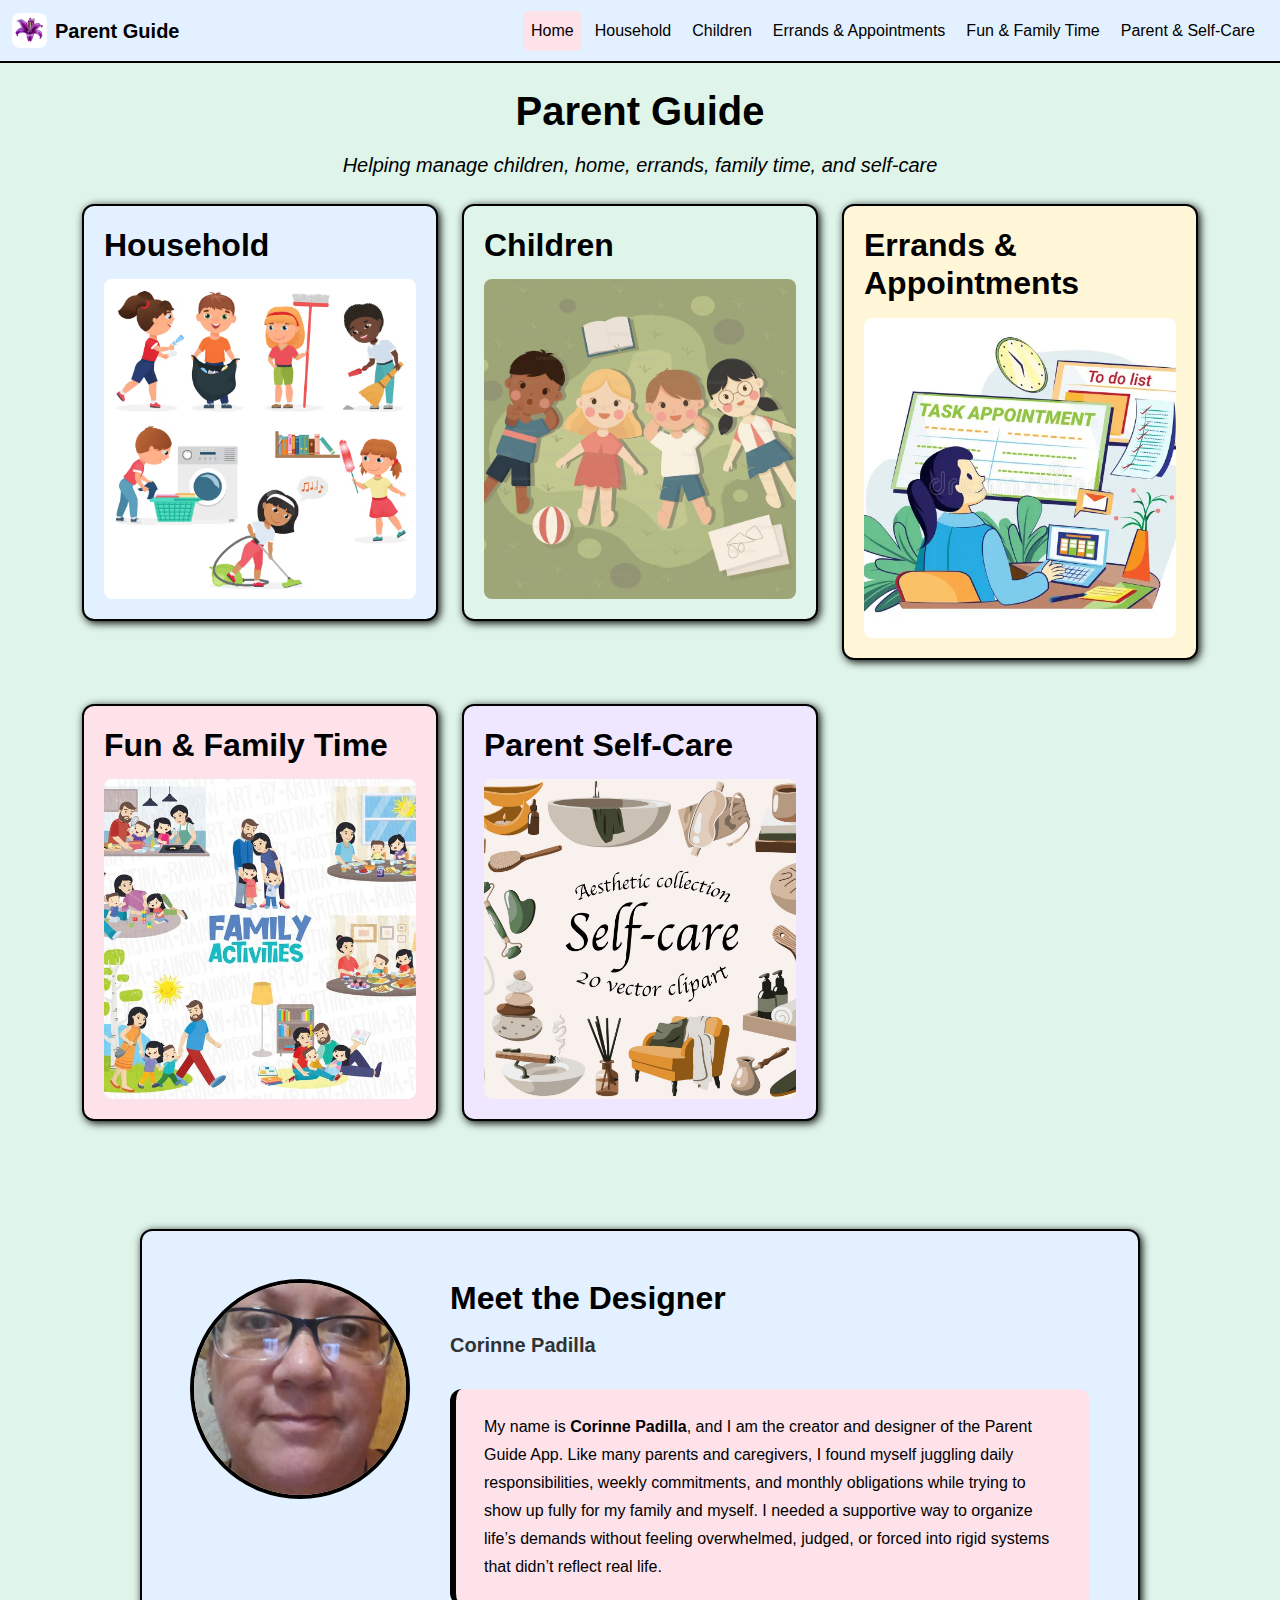
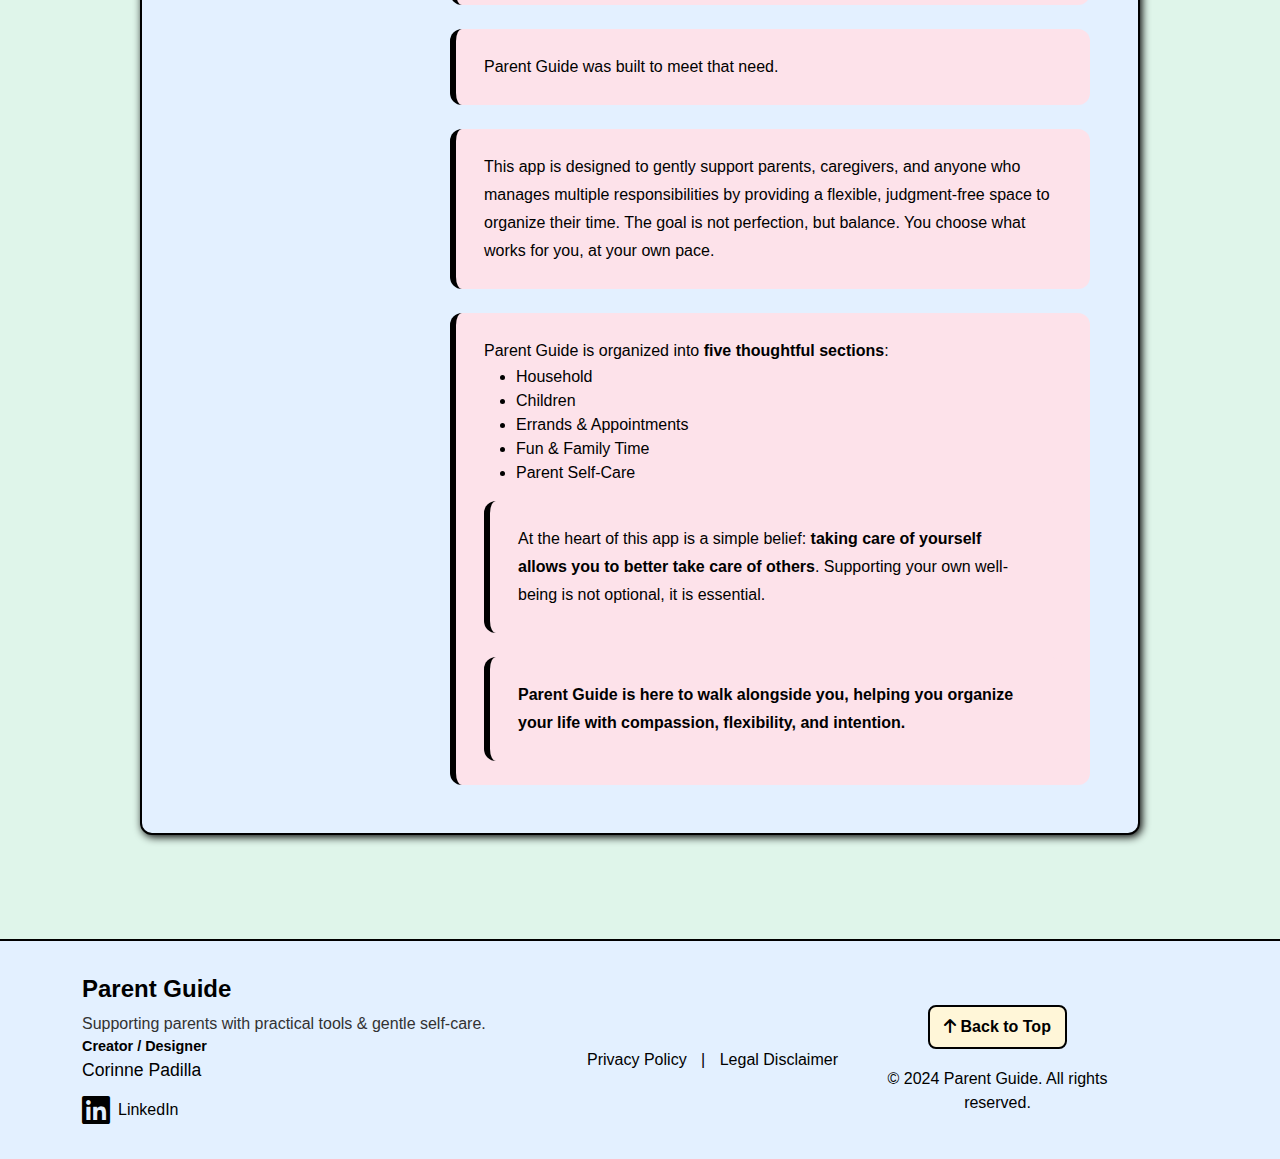
<file: index.html>
<!doctype html>
<html lang="en">
  <head>
    <meta charset="UTF-8" />
    <meta name="viewport" content="width=device-width, initial-scale=1.0" />
    <title>Parent Guide</title>

    <link
      rel="icon"
      type="image/png"
      href="public/favicon-96x96.png"
      sizes="96x96"
    />
    <link rel="icon" type="image/svg+xml" href="public/favicon.svg" />
    <link rel="shortcut icon" href="public/favicon.ico" />
    <link
      rel="apple-touch-icon"
      sizes="180x180"
      href="public/apple-touch-icon.png"
    />
    <meta name="apple-mobile-web-app-title" content="Parent Guide" />
    <link rel="manifest" href="public/site.webmanifest" />
    <!-- Bootstrap CSS -->
    <link
      href="https://cdn.jsdelivr.net/npm/bootstrap@5.3.2/dist/css/bootstrap.min.css"
      rel="stylesheet"
    />

    <link
      rel="stylesheet"
      href="https://cdnjs.cloudflare.com/ajax/libs/font-awesome/6.5.0/css/all.min.css"
    />

    <script src="https://cdn.jsdelivr.net/npm/bootstrap@5.3.2/dist/js/bootstrap.bundle.min.js"></script>

    <!-- Custom CSS -->
    <link rel="stylesheet" href="styles/index.css" />
  </head>
  <body>
    <nav class="navbar navbar-expand-lg pastel-navbar">
      <div class="container-fluid">
        <a class="navbar-brand d-flex align-items-center" href="index.html">
          <img
            src="images/favicon.jpg"
            alt="Purple lily blossom with visible stamens and pistil, detailed watercolor-style illustration centered on a white background conveying a calm, elegant, uplifting tone"
            class="navbar-logo"
          />
          <span class="ms-2">Parent Guide</span>
        </a>

        <!-- Hamburger Button -->
        <button
          class="navbar-toggler"
          type="button"
          data-bs-toggle="collapse"
          data-bs-target="#parentNavbar"
          aria-controls="parentNavbar"
          aria-expanded="false"
          aria-label="Toggle navigation"
        >
          <span class="navbar-toggler-icon"></span>
        </button>

        <!-- Collapsible Menu -->
        <div class="collapse navbar-collapse" id="parentNavbar">
          <ul class="navbar-nav ms-auto mb-2 mb-lg-0">
            <li class="nav-item">
              <a class="nav-link active" href="index.html">Home</a>
            </li>
            <li class="nav-item">
              <a class="nav-link" href="household.html">Household</a>
            </li>
            <li class="nav-item">
              <a class="nav-link" href="children.html">Children</a>
            </li>
            <li class="nav-item">
              <a class="nav-link" href="errandsAppointments.html"
                >Errands & Appointments</a
              >
            </li>
            <li class="nav-item">
              <a class="nav-link" href="funFamilyTime.html"
                >Fun & Family Time</a
              >
            </li>
            <li class="nav-item">
              <a class="nav-link" href="parentSelfCare.html"
                >Parent & Self-Care</a
              >
            </li>
          </ul>
        </div>
      </div>
    </nav>

    <div class="container py-4">
      <!-- Header -->
      <header class="text-center mb-4">
        <h1>Parent Guide</h1>
        <p class="lead">
          <i
            >Helping manage children, home, errands, family time, and
            self-care</i
          >
        </p>
      </header>

      <!-- Grid Layout -->
      <div class="row g-4">
        <div class="col-12 col-md-6 col-lg-4">
          <a href="household.html">
            <div class="section-card pastel-blue">
              <h2>Household</h2>
              <img
                src="images/household3.jpeg"
                alt="image of children playing"
              />
            </div>
          </a>
        </div>

        <div class="col-12 col-md-6 col-lg-4">
          <a href="children.html">
            <div class="section-card pastel-green">
              <h2>Children</h2>
              <img src="images/children.jpeg" alt="image of children playing" />
            </div>
          </a>
        </div>

        <div class="col-12 col-md-6 col-lg-4">
          <a href="errandsAppointments.html">
            <div class="section-card pastel-yellow">
              <h2>Errands & Appointments</h2>
              <img src="images/errands.jpeg" alt="image of children playing" />
            </div>
          </a>
        </div>

        <div class="col-12 col-md-6 col-lg-4">
          <a href="funFamilyTime.html">
            <div class="section-card pastel-pink">
              <h2>Fun & Family Time</h2>
              <img src="images/family.jpeg" alt="image of children playing" />
            </div>
          </a>
        </div>

        <div class="col-12 col-md-6 col-lg-4">
          <a href="parentSelfCare.html">
            <div class="section-card pastel-purple">
              <h2>Parent Self-Care</h2>
              <img
                src="images/selfCare2.jpeg"
                alt="image of children playing"
              />
            </div>
          </a>
        </div>
      </div>
    </div>

    <!-- ================= Parent Guide Introduction ================= -->
    <section class="creator-section">
      <div class="creator-card">
        <img
          src="images/parentGuide.jpg"
          alt="Photo of Corinne Padilla, certified software engineer and creator of Foster Adoption Tracker"
          class="creator-image"
        />

        <div class="creator-content">
          <h2>Meet the Designer</h2>
          <h3>Corinne Padilla</h3>

          <div class="creator-card-item">
            <p>
              My name is <strong>Corinne Padilla</strong>, and I am the creator
              and designer of the Parent Guide App. Like many parents and
              caregivers, I found myself juggling daily responsibilities, weekly
              commitments, and monthly obligations while trying to show up fully
              for my family and myself. I needed a supportive way to organize
              life’s demands without feeling overwhelmed, judged, or forced into
              rigid systems that didn’t reflect real life.
            </p>
          </div>

          <div class="creator-card-item">
            <p>Parent Guide was built to meet that need.</p>
          </div>

          <div class="creator-card-item">
            <p>
              This app is designed to gently support parents, caregivers, and
              anyone who manages multiple responsibilities by providing a
              flexible, judgment-free space to organize their time. The goal is
              not perfection, but balance. You choose what works for you, at
              your own pace.
            </p>
          </div>

          <div class="creator-card-item">
            <p>
              Parent Guide is organized into
              <strong>five thoughtful sections</strong>:
            </p>

            <ul>
              <li>Household</li>
              <li>Children</li>
              <li>Errands &amp; Appointments</li>
              <li>Fun &amp; Family Time</li>
              <li>Parent Self-Care</li>
            </ul>

            <div class="creator-card-item">
              <p>
                At the heart of this app is a simple belief:
                <strong
                  >taking care of yourself allows you to better take care of
                  others</strong
                >. Supporting your own well-being is not optional, it is
                essential.
              </p>
            </div>

            <div class="creator-card-item">
              <p class="fw-semibold">
                Parent Guide is here to walk alongside you, helping you organize
                your life with compassion, flexibility, and intention.
              </p>
            </div>
          </div>
        </div>
      </div>
    </section>

    <!-- Footer -->
    <footer class="footer">
      <div class="container">
        <div class="row align-items-center">
          <!-- Brand / Creator -->
          <div class="col-12 col-md-6 footer-brand">
            <p class="footer-title">Parent Guide</p>
            <p class="footer-subtitle">
              Supporting parents with practical tools & gentle self-care.
            </p>
            <p class="footer-creator">Creator / Designer</p>
            <p class="footer-name">Corinne Padilla</p>
            <a
              href="https://www.linkedin.com/in/corinne-padilla-3ba8bb238/"
              target="_blank"
              rel="noopener noreferrer"
              class="footer-link"
            >
              <i class="fab fa-linkedin fa-2x"></i> LinkedIn
            </a>
          </div>

          <!-- Links -->
          <div class="col-12 col-md-3 footer-links text-center">
            <a href="privacyPolicy.html" class="footer-link-simple"
              >Privacy Policy</a
            >
            <span class="footer-divider">|</span>
            <a href="disclaimer.html" class="footer-link-simple"
              >Legal Disclaimer</a
            >
          </div>

          <!-- Back to Top -->
          <div class="col-12 col-md-3 footer-bottom text-center">
            <button type="button" id="backToTop" class="back-to-top">
              <i class="fas fa-arrow-up"></i> Back to Top
            </button>
            <p class="mb-0 mt-2">
              &copy; 2024 Parent Guide. All rights reserved.
            </p>
          </div>
        </div>
      </div>
    </footer>

    <script>
      const backToTop = document.getElementById("backToTop");
      backToTop.addEventListener("click", () => {
        window.scrollTo({ top: 0, behavior: "smooth" });
      });
    </script>
  </body>
</html>
</file>
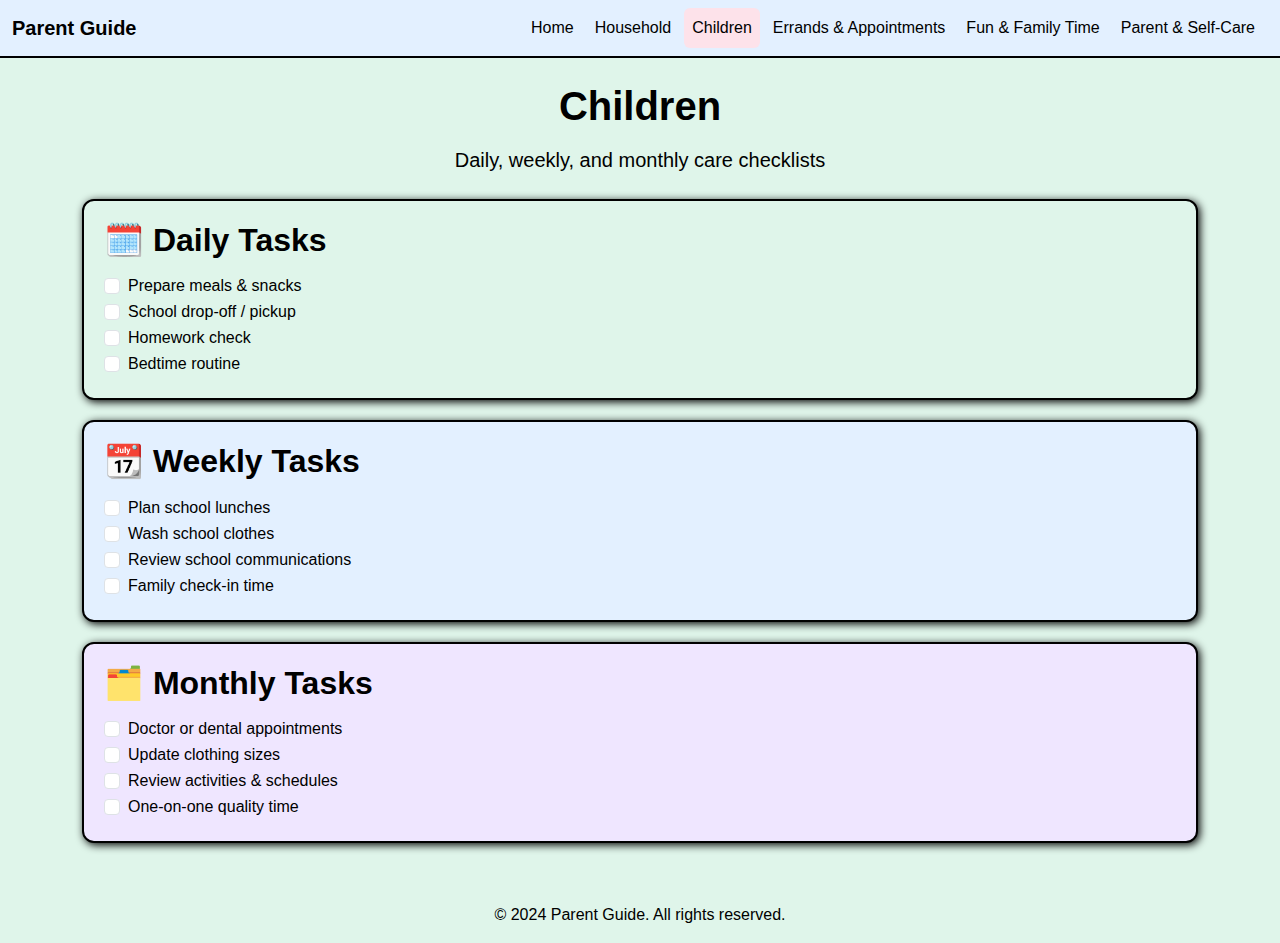
<file: children.html>
<!doctype html>
<html lang="en">
  <head>
    <meta charset="UTF-8" />
    <meta name="viewport" content="width=device-width, initial-scale=1.0" />
    <title>Children | Parent Guide</title>

    <!-- Bootstrap CSS -->
    <link
      href="https://cdn.jsdelivr.net/npm/bootstrap@5.3.2/dist/css/bootstrap.min.css"
      rel="stylesheet"
    />

    <!-- Custom CSS -->
    <link rel="stylesheet" href="styles/index.css" />
  </head>
  <body>
    <!-- Navigation -->
    <nav class="navbar navbar-expand-lg pastel-navbar">
      <div class="container-fluid">
        <a class="navbar-brand" href="index.html">Parent Guide</a>

        <button
          class="navbar-toggler"
          type="button"
          data-bs-toggle="collapse"
          data-bs-target="#parentNavbar"
          aria-controls="parentNavbar"
          aria-expanded="false"
          aria-label="Toggle navigation"
        >
          <span class="navbar-toggler-icon"></span>
        </button>

        <div class="collapse navbar-collapse" id="parentNavbar">
          <ul class="navbar-nav ms-auto">
            <li class="nav-item">
              <a class="nav-link" href="index.html">Home</a>
            </li>
            <li class="nav-item">
              <a class="nav-link" href="household.html">Household</a>
            </li>
            <li class="nav-item">
              <a class="nav-link active" href="children.html">Children</a>
            </li>
            <li class="nav-item">
              <a class="nav-link" href="errandsAppointments.html"
                >Errands & Appointments</a
              >
            </li>
            <li class="nav-item">
              <a class="nav-link" href="funFamilyTime.html"
                >Fun & Family Time</a
              >
            </li>
            <li>
              <a class="nav-link" href="parentSelfCare.html"
                >Parent & Self-Care</a
              >
            </li>
          </ul>
        </div>
      </div>
    </nav>

    <!-- Page Content -->
    <div class="container py-4">
      <header class="text-center mb-4">
        <h1>Children</h1>
        <p class="lead">Daily, weekly, and monthly care checklists</p>
      </header>

      <!-- Daily Tasks -->
      <div class="section-card pastel-green">
        <h2>🗓️ Daily Tasks</h2>
        <div class="form-check">
          <input class="form-check-input" type="checkbox" id="daily1" />
          <label class="form-check-label" for="daily1"
            >Prepare meals & snacks</label
          >
        </div>
        <div class="form-check">
          <input class="form-check-input" type="checkbox" id="daily2" />
          <label class="form-check-label" for="daily2"
            >School drop-off / pickup</label
          >
        </div>
        <div class="form-check">
          <input class="form-check-input" type="checkbox" id="daily3" />
          <label class="form-check-label" for="daily3">Homework check</label>
        </div>
        <div class="form-check">
          <input class="form-check-input" type="checkbox" id="daily4" />
          <label class="form-check-label" for="daily4">Bedtime routine</label>
        </div>
      </div>

      <!-- Weekly Tasks -->
      <div class="section-card pastel-blue">
        <h2>📆 Weekly Tasks</h2>
        <div class="form-check">
          <input class="form-check-input" type="checkbox" id="weekly1" />
          <label class="form-check-label" for="weekly1"
            >Plan school lunches</label
          >
        </div>
        <div class="form-check">
          <input class="form-check-input" type="checkbox" id="weekly2" />
          <label class="form-check-label" for="weekly2"
            >Wash school clothes</label
          >
        </div>
        <div class="form-check">
          <input class="form-check-input" type="checkbox" id="weekly3" />
          <label class="form-check-label" for="weekly3"
            >Review school communications</label
          >
        </div>
        <div class="form-check">
          <input class="form-check-input" type="checkbox" id="weekly4" />
          <label class="form-check-label" for="weekly4"
            >Family check-in time</label
          >
        </div>
      </div>

      <!-- Monthly Tasks -->
      <div class="section-card pastel-purple">
        <h2>🗂️ Monthly Tasks</h2>
        <div class="form-check">
          <input class="form-check-input" type="checkbox" id="monthly1" />
          <label class="form-check-label" for="monthly1"
            >Doctor or dental appointments</label
          >
        </div>
        <div class="form-check">
          <input class="form-check-input" type="checkbox" id="monthly2" />
          <label class="form-check-label" for="monthly2"
            >Update clothing sizes</label
          >
        </div>
        <div class="form-check">
          <input class="form-check-input" type="checkbox" id="monthly3" />
          <label class="form-check-label" for="monthly3"
            >Review activities & schedules</label
          >
        </div>
        <div class="form-check">
          <input class="form-check-input" type="checkbox" id="monthly4" />
          <label class="form-check-label" for="monthly4"
            >One-on-one quality time</label
          >
        </div>
      </div>
    </div>

    <!-- Bootstrap JS -->
    <script src="https://cdn.jsdelivr.net/npm/bootstrap@5.3.2/dist/js/bootstrap.bundle.min.js"></script>
    <footer>
      <div class="container text-center py-3">
        <p class="mb-0">&copy; 2024 Parent Guide. All rights reserved.</p>
      </div>
    </footer>
  </body>
</html>
</file>
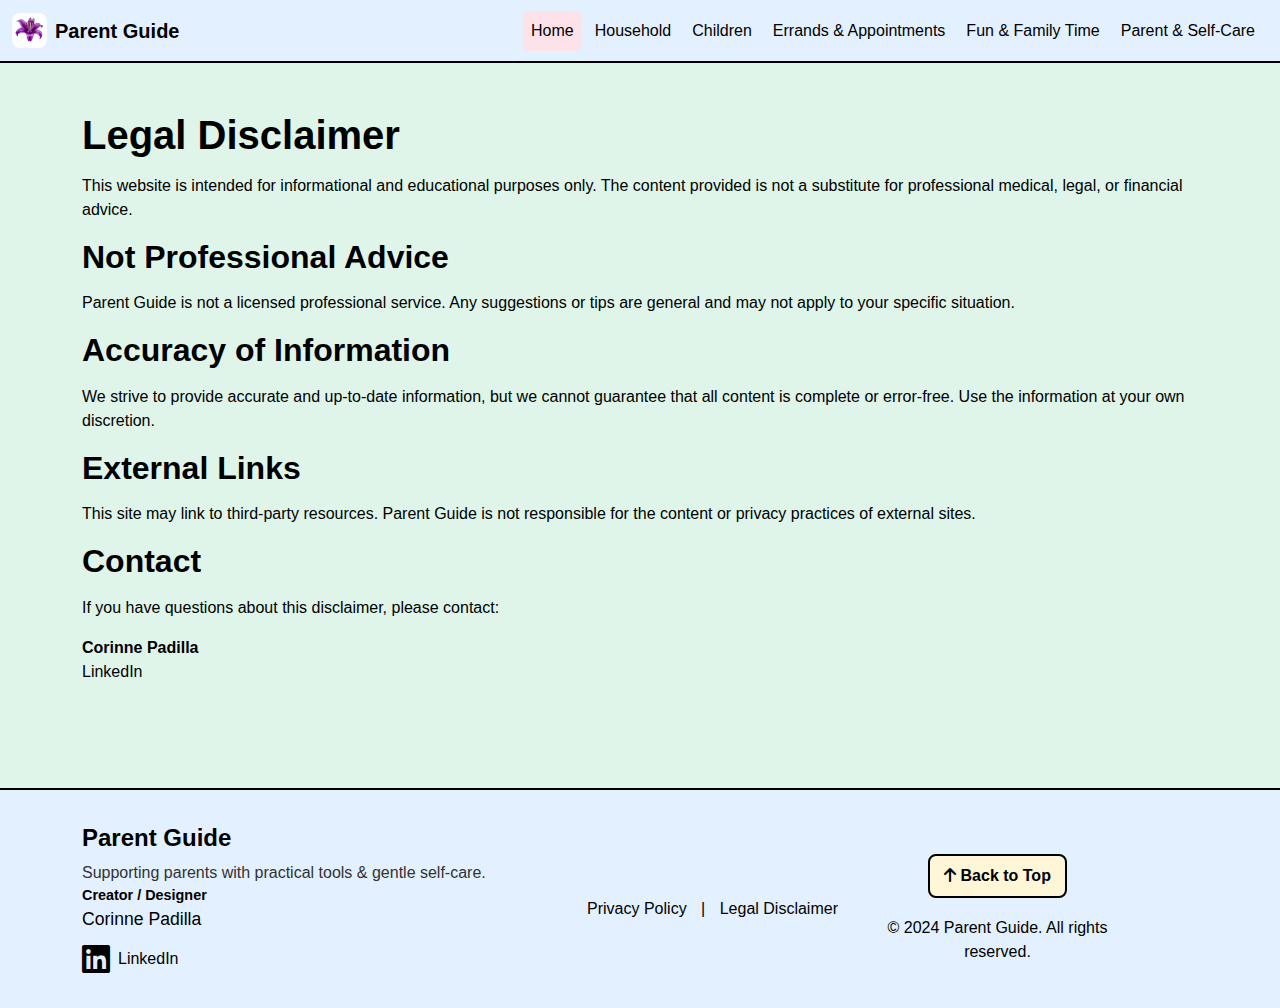
<file: disclaimer.html>
<!doctype html>
<html lang="en">
   <head>
    <meta charset="UTF-8" />
    <meta name="viewport" content="width=device-width, initial-scale=1.0" />
    <title>Parent Guide</title>

    <link
      rel="icon"
      type="image/png"
      href="public/favicon-96x96.png"
      sizes="96x96"
    />
    <link rel="icon" type="image/svg+xml" href="public/favicon.svg" />
    <link rel="shortcut icon" href="public/favicon.ico" />
    <link
      rel="apple-touch-icon"
      sizes="180x180"
      href="public/apple-touch-icon.png"
    />
    <meta name="apple-mobile-web-app-title" content="Parent Guide" />
    <link rel="manifest" href="public/site.webmanifest" />
    <!-- Bootstrap CSS -->
    <link
      href="https://cdn.jsdelivr.net/npm/bootstrap@5.3.2/dist/css/bootstrap.min.css"
      rel="stylesheet"
    />

    <link
      rel="stylesheet"
      href="https://cdnjs.cloudflare.com/ajax/libs/font-awesome/6.5.0/css/all.min.css"
    />

    <script src="https://cdn.jsdelivr.net/npm/bootstrap@5.3.2/dist/js/bootstrap.bundle.min.js"></script>

    <!-- Custom CSS -->
    <link rel="stylesheet" href="styles/index.css" />
  </head>
  <body>
    <!-- Navigation -->
    <nav class="navbar navbar-expand-lg pastel-navbar">
      <div class="container-fluid">
         <a class="navbar-brand d-flex align-items-center" href="index.html">
      <img src="images/favicon.jpg" alt="Purple lily blossom with visible stamens and pistil, detailed watercolor-style illustration centered on a white background conveying a calm, elegant, uplifting tone" class="navbar-logo" />
      <span class="ms-2">Parent Guide</span>
    </a>

        <!-- Hamburger Button -->
        <button
          class="navbar-toggler"
          type="button"
          data-bs-toggle="collapse"
          data-bs-target="#parentNavbar"
          aria-controls="parentNavbar"
          aria-expanded="false"
          aria-label="Toggle navigation"
        >
          <span class="navbar-toggler-icon"></span>
        </button>

        <!-- Collapsible Menu -->
        <div class="collapse navbar-collapse" id="parentNavbar">
          <ul class="navbar-nav ms-auto mb-2 mb-lg-0">
            <li class="nav-item">
              <a class="nav-link active" href="index.html">Home</a>
            </li>
            <li class="nav-item">
              <a class="nav-link" href="household.html">Household</a>
            </li>
            <li class="nav-item">
              <a class="nav-link" href="children.html">Children</a>
            </li>
            <li class="nav-item">
              <a class="nav-link" href="errandsAppointments.html"
                >Errands & Appointments</a
              >
            </li>
            <li class="nav-item">
              <a class="nav-link" href="funFamilyTime.html"
                >Fun & Family Time</a
              >
            </li>
            <li class="nav-item">
              <a class="nav-link" href="parentSelfCare.html"
                >Parent & Self-Care</a
              >
            </li>
          </ul>
        </div>
      </div>
    </nav>

    <div class="container py-5">
      <h1>Legal Disclaimer</h1>
      <p>
        This website is intended for informational and educational purposes
        only. The content provided is not a substitute for professional medical,
        legal, or financial advice.
      </p>

      <h2>Not Professional Advice</h2>
      <p>
        Parent Guide is not a licensed professional service. Any suggestions or
        tips are general and may not apply to your specific situation.
      </p>

      <h2>Accuracy of Information</h2>
      <p>
        We strive to provide accurate and up-to-date information, but we cannot
        guarantee that all content is complete or error-free. Use the
        information at your own discretion.
      </p>

      <h2>External Links</h2>
      <p>
        This site may link to third-party resources. Parent Guide is not
        responsible for the content or privacy practices of external sites.
      </p>

      <h2>Contact</h2>
      <p>If you have questions about this disclaimer, please contact:</p>
      <p>
        <strong>Corinne Padilla</strong><br />
        <a
          href="https://www.linkedin.com/in/corinne-padilla-3ba8bb238/"
          target="_blank"
          rel="noopener noreferrer"
        >
          LinkedIn
        </a>
      </p>
    </div>

<!-- Footer -->
<footer class="footer">
  <div class="container">
    <div class="row align-items-center">

      <!-- Brand / Creator -->
      <div class="col-12 col-md-6 footer-brand">
        <p class="footer-title">Parent Guide</p>
        <p class="footer-subtitle">
          Supporting parents with practical tools & gentle self-care.
        </p>
        <p class="footer-creator">Creator / Designer</p>
        <p class="footer-name">Corinne Padilla</p>
        <a
          href="https://www.linkedin.com/in/corinne-padilla-3ba8bb238/"
          target="_blank"
          rel="noopener noreferrer"
          class="footer-link"
        >
          <i class="fab fa-linkedin fa-2x"></i> LinkedIn
        </a>
      </div>

      <!-- Links -->
      <div class="col-12 col-md-3 footer-links text-center">
        <a href="privacyPolicy.html" class="footer-link-simple">Privacy Policy</a>
        <span class="footer-divider">|</span>
        <a href="disclaimer.html" class="footer-link-simple">Legal Disclaimer</a>
      </div>

      <!-- Back to Top -->
      <div class="col-12 col-md-3 footer-bottom text-center">
        <button type="button" id="backToTop" class="back-to-top">
          <i class="fas fa-arrow-up"></i> Back to Top
        </button>
        <p class="mb-0 mt-2">&copy; 2024 Parent Guide. All rights reserved.</p>
      </div>

    </div>
  </div>
</footer>


    <script>
      const backToTop = document.getElementById("backToTop");
      backToTop.addEventListener("click", () => {
        window.scrollTo({ top: 0, behavior: "smooth" });
      });
    </script>
  </body>
</html>
</file>
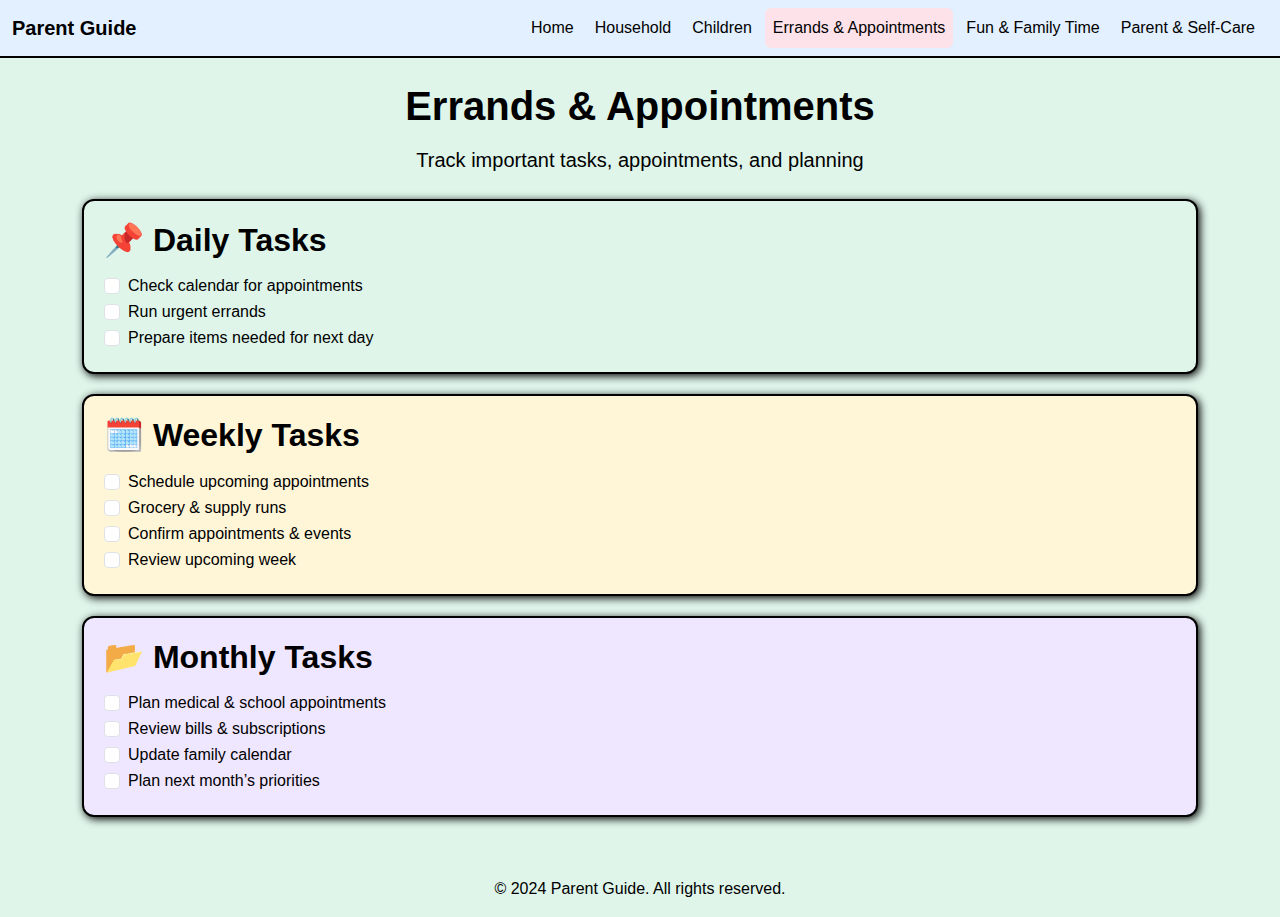
<file: errandsAppointments.html>
<!doctype html>
<html lang="en">
  <head>
    <meta charset="UTF-8" />
    <meta name="viewport" content="width=device-width, initial-scale=1.0" />
    <title>Errands & Appointments | Parent Guide</title>

    <!-- Bootstrap CSS -->
    <link
      href="https://cdn.jsdelivr.net/npm/bootstrap@5.3.2/dist/css/bootstrap.min.css"
      rel="stylesheet"
    />

    <!-- Custom CSS -->
    <link rel="stylesheet" href="styles/index.css" />
  </head>
  <body>
    <!-- Navigation -->
    <nav class="navbar navbar-expand-lg pastel-navbar">
      <div class="container-fluid">
        <a class="navbar-brand" href="index.html">Parent Guide</a>

        <button
          class="navbar-toggler"
          type="button"
          data-bs-toggle="collapse"
          data-bs-target="#parentNavbar"
          aria-controls="parentNavbar"
          aria-expanded="false"
          aria-label="Toggle navigation"
        >
          <span class="navbar-toggler-icon"></span>
        </button>

        <div class="collapse navbar-collapse" id="parentNavbar">
          <ul class="navbar-nav ms-auto">
            <li class="nav-item">
              <a class="nav-link" href="index.html">Home</a>
            </li>
            <li class="nav-item">
              <a class="nav-link" href="household.html">Household</a>
            </li>
            <li class="nav-item">
              <a class="nav-link" href="children.html">Children</a>
            </li>
            <li class="nav-item">
              <a class="nav-link active" href="errandsAppointments.html"
                >Errands & Appointments</a
              >
            </li>
            <li class="nav-item">
              <a class="nav-link" href="funFamilyTime.html"
                >Fun & Family Time</a
              >
            </li>
            <li>
              <a class="nav-link" href="parentSelfCare.html"
                >Parent & Self-Care</a
              >
            </li>
          </ul>
        </div>
      </div>
    </nav>

    <!-- Page Content -->
    <div class="container py-4">
      <header class="text-center mb-4">
        <h1>Errands & Appointments</h1>
        <p class="lead">Track important tasks, appointments, and planning</p>
      </header>

      <!-- Daily Tasks -->
      <div class="section-card pastel-green">
        <h2>📌 Daily Tasks</h2>
        <div class="form-check">
          <input class="form-check-input" type="checkbox" id="errandDaily1" />
          <label class="form-check-label" for="errandDaily1"
            >Check calendar for appointments</label
          >
        </div>
        <div class="form-check">
          <input class="form-check-input" type="checkbox" id="errandDaily2" />
          <label class="form-check-label" for="errandDaily2"
            >Run urgent errands</label
          >
        </div>
        <div class="form-check">
          <input class="form-check-input" type="checkbox" id="errandDaily3" />
          <label class="form-check-label" for="errandDaily3"
            >Prepare items needed for next day</label
          >
        </div>
      </div>

      <!-- Weekly Tasks -->
      <div class="section-card pastel-yellow">
        <h2>🗓️ Weekly Tasks</h2>
        <div class="form-check">
          <input class="form-check-input" type="checkbox" id="errandWeekly1" />
          <label class="form-check-label" for="errandWeekly1"
            >Schedule upcoming appointments</label
          >
        </div>
        <div class="form-check">
          <input class="form-check-input" type="checkbox" id="errandWeekly2" />
          <label class="form-check-label" for="errandWeekly2"
            >Grocery & supply runs</label
          >
        </div>
        <div class="form-check">
          <input class="form-check-input" type="checkbox" id="errandWeekly3" />
          <label class="form-check-label" for="errandWeekly3"
            >Confirm appointments & events</label
          >
        </div>
        <div class="form-check">
          <input class="form-check-input" type="checkbox" id="errandWeekly4" />
          <label class="form-check-label" for="errandWeekly4"
            >Review upcoming week</label
          >
        </div>
      </div>

      <!-- Monthly Tasks -->
      <div class="section-card pastel-purple">
        <h2>📂 Monthly Tasks</h2>
        <div class="form-check">
          <input class="form-check-input" type="checkbox" id="errandMonthly1" />
          <label class="form-check-label" for="errandMonthly1"
            >Plan medical & school appointments</label
          >
        </div>
        <div class="form-check">
          <input class="form-check-input" type="checkbox" id="errandMonthly2" />
          <label class="form-check-label" for="errandMonthly2"
            >Review bills & subscriptions</label
          >
        </div>
        <div class="form-check">
          <input class="form-check-input" type="checkbox" id="errandMonthly3" />
          <label class="form-check-label" for="errandMonthly3"
            >Update family calendar</label
          >
        </div>
        <div class="form-check">
          <input class="form-check-input" type="checkbox" id="errandMonthly4" />
          <label class="form-check-label" for="errandMonthly4"
            >Plan next month’s priorities</label
          >
        </div>
      </div>
    </div>

    <!-- Bootstrap JS -->
    <script src="https://cdn.jsdelivr.net/npm/bootstrap@5.3.2/dist/js/bootstrap.bundle.min.js"></script>
    <footer>
      <div class="container text-center py-3">
        <p class="mb-0">&copy; 2024 Parent Guide. All rights reserved.</p>
      </div>
    </footer>
  </body>
</html>
</file>
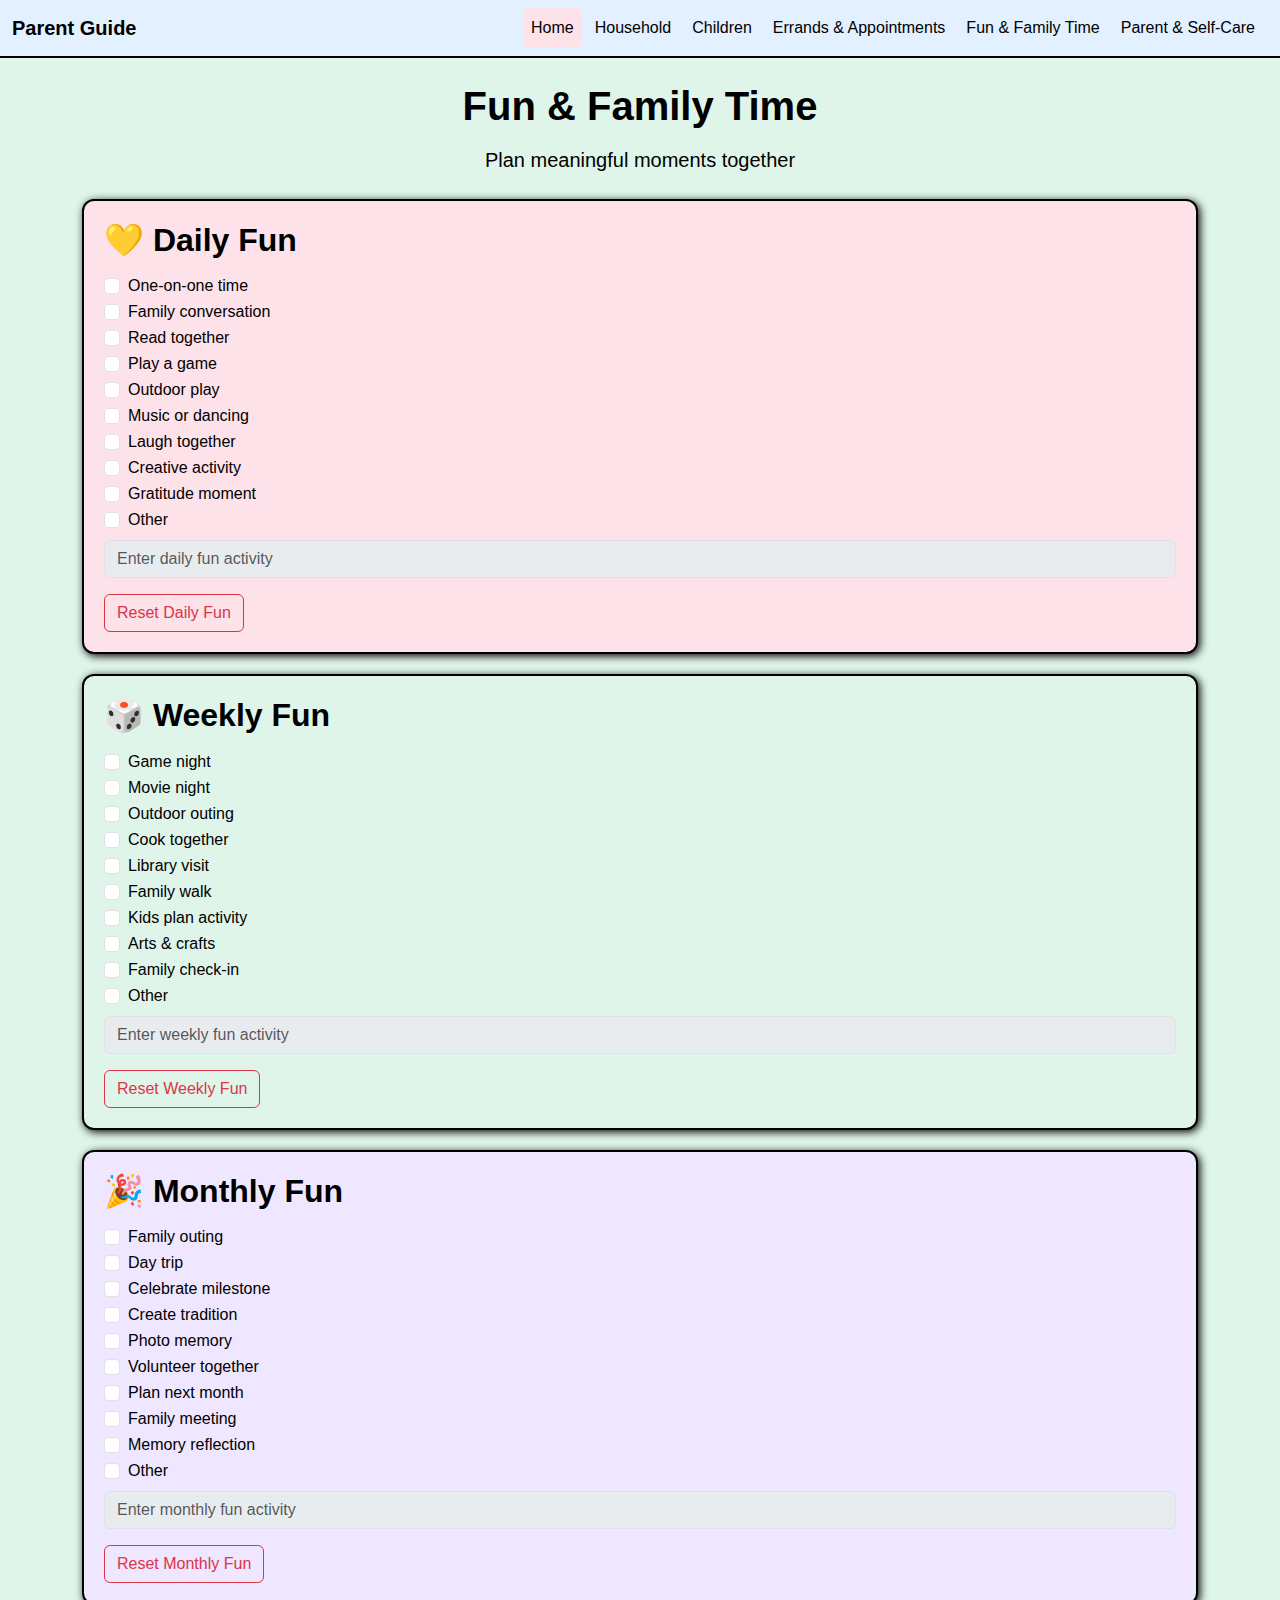
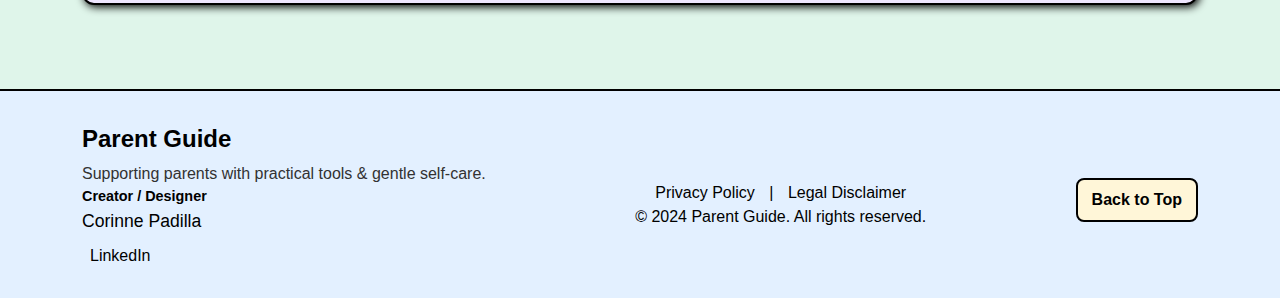
<file: funFamilyTime.html>
<!doctype html>
<html lang="en">
  <head>
    <meta charset="UTF-8" />
    <meta name="viewport" content="width=device-width, initial-scale=1.0" />
    <title>Parent Guide</title>

    <!-- Bootstrap CSS -->
    <link
      href="https://cdn.jsdelivr.net/npm/bootstrap@5.3.2/dist/css/bootstrap.min.css"
      rel="stylesheet"
    />
    <script src="https://cdn.jsdelivr.net/npm/bootstrap@5.3.2/dist/js/bootstrap.bundle.min.js"></script>

    <!-- Custom CSS -->
    <link rel="stylesheet" href="styles/index.css" />
  </head>
  <body>
    <!-- Navigation -->
    <nav class="navbar navbar-expand-lg pastel-navbar">
      <div class="container-fluid">
        <a class="navbar-brand" href="index.html">Parent Guide</a>

        <!-- Hamburger Button -->
        <button
          class="navbar-toggler"
          type="button"
          data-bs-toggle="collapse"
          data-bs-target="#parentNavbar"
          aria-controls="parentNavbar"
          aria-expanded="false"
          aria-label="Toggle navigation"
        >
          <span class="navbar-toggler-icon"></span>
        </button>

        <!-- Collapsible Menu -->
        <div class="collapse navbar-collapse" id="parentNavbar">
          <ul class="navbar-nav ms-auto mb-2 mb-lg-0">
            <li class="nav-item">
              <a class="nav-link active" href="index.html">Home</a>
            </li>
            <li class="nav-item">
              <a class="nav-link" href="household.html">Household</a>
            </li>
            <li class="nav-item">
              <a class="nav-link" href="children.html">Children</a>
            </li>
            <li class="nav-item">
              <a class="nav-link" href="errandsAppointments.html"
                >Errands & Appointments</a
              >
            </li>
            <li class="nav-item">
              <a class="nav-link" href="funFamilyTime.html"
                >Fun & Family Time</a
              >
            </li>
            <li class="nav-item">
              <a class="nav-link" href="parentSelfCare.html"
                >Parent & Self-Care</a
              >
            </li>
          </ul>
        </div>
      </div>
    </nav>

    <div class="container py-4">
      <header class="text-center mb-4">
        <h1>Fun & Family Time</h1>
        <p class="lead">Plan meaningful moments together</p>
      </header>

      <!-- DAILY -->
      <div class="section-card pastel-pink">
        <h2>💛 Daily Fun</h2>

        <div class="form-check"><input class="form-check-input" type="checkbox" id="funDaily1"><label class="form-check-label" for="funDaily1">One-on-one time</label></div>
        <div class="form-check"><input class="form-check-input" type="checkbox" id="funDaily2"><label class="form-check-label" for="funDaily2">Family conversation</label></div>
        <div class="form-check"><input class="form-check-input" type="checkbox" id="funDaily3"><label class="form-check-label" for="funDaily3">Read together</label></div>
        <div class="form-check"><input class="form-check-input" type="checkbox" id="funDaily4"><label class="form-check-label" for="funDaily4">Play a game</label></div>
        <div class="form-check"><input class="form-check-input" type="checkbox" id="funDaily5"><label class="form-check-label" for="funDaily5">Outdoor play</label></div>
        <div class="form-check"><input class="form-check-input" type="checkbox" id="funDaily6"><label class="form-check-label" for="funDaily6">Music or dancing</label></div>
        <div class="form-check"><input class="form-check-input" type="checkbox" id="funDaily7"><label class="form-check-label" for="funDaily7">Laugh together</label></div>
        <div class="form-check"><input class="form-check-input" type="checkbox" id="funDaily8"><label class="form-check-label" for="funDaily8">Creative activity</label></div>
        <div class="form-check"><input class="form-check-input" type="checkbox" id="funDaily9"><label class="form-check-label" for="funDaily9">Gratitude moment</label></div>

        <div class="form-check">
          <input class="form-check-input" type="checkbox" id="funDaily10" />
          <label class="form-check-label" for="funDaily10">Other</label>
        </div>

        <input
          type="text"
          class="form-control mt-2"
          id="funDailyOther"
          placeholder="Enter daily fun activity"
          disabled
        />

        <button type="button" class="btn btn-outline-danger mt-3" id="resetFunDaily">
          Reset Daily Fun
        </button>
      </div>

      <!-- WEEKLY -->
      <div class="section-card pastel-green">
        <h2>🎲 Weekly Fun</h2>

        <div class="form-check"><input class="form-check-input" type="checkbox" id="funWeekly1"><label class="form-check-label" for="funWeekly1">Game night</label></div>
        <div class="form-check"><input class="form-check-input" type="checkbox" id="funWeekly2"><label class="form-check-label" for="funWeekly2">Movie night</label></div>
        <div class="form-check"><input class="form-check-input" type="checkbox" id="funWeekly3"><label class="form-check-label" for="funWeekly3">Outdoor outing</label></div>
        <div class="form-check"><input class="form-check-input" type="checkbox" id="funWeekly4"><label class="form-check-label" for="funWeekly4">Cook together</label></div>
        <div class="form-check"><input class="form-check-input" type="checkbox" id="funWeekly5"><label class="form-check-label" for="funWeekly5">Library visit</label></div>
        <div class="form-check"><input class="form-check-input" type="checkbox" id="funWeekly6"><label class="form-check-label" for="funWeekly6">Family walk</label></div>
        <div class="form-check"><input class="form-check-input" type="checkbox" id="funWeekly7"><label class="form-check-label" for="funWeekly7">Kids plan activity</label></div>
        <div class="form-check"><input class="form-check-input" type="checkbox" id="funWeekly8"><label class="form-check-label" for="funWeekly8">Arts & crafts</label></div>
        <div class="form-check"><input class="form-check-input" type="checkbox" id="funWeekly9"><label class="form-check-label" for="funWeekly9">Family check-in</label></div>

        <div class="form-check">
          <input class="form-check-input" type="checkbox" id="funWeekly10" />
          <label class="form-check-label" for="funWeekly10">Other</label>
        </div>

        <input
          type="text"
          class="form-control mt-2"
          id="funWeeklyOther"
          placeholder="Enter weekly fun activity"
          disabled
        />

        <button type="button" class="btn btn-outline-danger mt-3" id="resetFunWeekly">
          Reset Weekly Fun
        </button>
      </div>

      <!-- MONTHLY -->
      <div class="section-card pastel-purple">
        <h2>🎉 Monthly Fun</h2>

        <div class="form-check"><input class="form-check-input" type="checkbox" id="funMonthly1"><label class="form-check-label" for="funMonthly1">Family outing</label></div>
        <div class="form-check"><input class="form-check-input" type="checkbox" id="funMonthly2"><label class="form-check-label" for="funMonthly2">Day trip</label></div>
        <div class="form-check"><input class="form-check-input" type="checkbox" id="funMonthly3"><label class="form-check-label" for="funMonthly3">Celebrate milestone</label></div>
        <div class="form-check"><input class="form-check-input" type="checkbox" id="funMonthly4"><label class="form-check-label" for="funMonthly4">Create tradition</label></div>
        <div class="form-check"><input class="form-check-input" type="checkbox" id="funMonthly5"><label class="form-check-label" for="funMonthly5">Photo memory</label></div>
        <div class="form-check"><input class="form-check-input" type="checkbox" id="funMonthly6"><label class="form-check-label" for="funMonthly6">Volunteer together</label></div>
        <div class="form-check"><input class="form-check-input" type="checkbox" id="funMonthly7"><label class="form-check-label" for="funMonthly7">Plan next month</label></div>
        <div class="form-check"><input class="form-check-input" type="checkbox" id="funMonthly8"><label class="form-check-label" for="funMonthly8">Family meeting</label></div>
        <div class="form-check"><input class="form-check-input" type="checkbox" id="funMonthly9"><label class="form-check-label" for="funMonthly9">Memory reflection</label></div>

        <div class="form-check">
          <input class="form-check-input" type="checkbox" id="funMonthly10" />
          <label class="form-check-label" for="funMonthly10">Other</label>
        </div>

        <input
          type="text"
          class="form-control mt-2"
          id="funMonthlyOther"
          placeholder="Enter monthly fun activity"
          disabled
        />

        <button type="button" class="btn btn-outline-danger mt-3" id="resetFunMonthly">
          Reset Monthly Fun
        </button>
      </div>
    </div>

    <!-- SCRIPT (SAME PATTERN AS CHILDREN) -->
    <script>
      document.addEventListener("DOMContentLoaded", () => {
        const checkboxes = document.querySelectorAll('input[type="checkbox"]');

        checkboxes.forEach(cb => {
          cb.checked = localStorage.getItem(cb.id) === "true";
          cb.addEventListener("change", () => {
            localStorage.setItem(cb.id, cb.checked);
          });
        });

        function setupOther(cbId, inputId, storageKey) {
          const cb = document.getElementById(cbId);
          const input = document.getElementById(inputId);

          input.disabled = !cb.checked;
          input.value = localStorage.getItem(storageKey) || "";

          cb.addEventListener("change", () => {
            input.disabled = !cb.checked;
            if (!cb.checked) {
              input.value = "";
              localStorage.removeItem(storageKey);
            }
          });

          input.addEventListener("input", () => {
            localStorage.setItem(storageKey, input.value);
          });
        }

        setupOther("funDaily10", "funDailyOther", "funDailyOther");
        setupOther("funWeekly10", "funWeeklyOther", "funWeeklyOther");
        setupOther("funMonthly10", "funMonthlyOther", "funMonthlyOther");

        function reset(prefix, otherInput, otherKey) {
          document.querySelectorAll(`[id^="${prefix}"]`).forEach(el => {
            if (el.type === "checkbox") {
              el.checked = false;
              localStorage.removeItem(el.id);
            }
          });
          otherInput.value = "";
          otherInput.disabled = true;
          localStorage.removeItem(otherKey);
        }

        document.getElementById("resetFunDaily")
          .addEventListener("click", () =>
            reset("funDaily", funDailyOther, "funDailyOther"));

        document.getElementById("resetFunWeekly")
          .addEventListener("click", () =>
            reset("funWeekly", funWeeklyOther, "funWeeklyOther"));

        document.getElementById("resetFunMonthly")
          .addEventListener("click", () =>
            reset("funMonthly", funMonthlyOther, "funMonthlyOther"));
      });
    </script>
<!-- Footer -->
    <footer class="footer">
      <div class="container">
        <div class="footer-row">
          <div class="footer-brand">
            <p class="footer-title">Parent Guide</p>
            <p class="footer-subtitle">
              Supporting parents with practical tools & gentle self-care.
            </p>
            <p class="footer-creator">Creator / Designer</p>
            <p class="footer-name">Corinne Padilla</p>
            <a
              href="https://www.linkedin.com/in/corinne-padilla-3ba8bb238/"
              target="_blank"
              rel="noopener noreferrer"
              class="footer-link"
            >
              <i class="fab fa-linkedin fa-2x"></i> LinkedIn
            </a>
          </div>

        <div class="footer-links">
          <a href="privacyPolicy.html" class="footer-link-simple"
            >Privacy Policy</a
          >
          <span class="footer-divider">|</span>
          <a href="disclaimer.html" class="footer-link-simple"
            >Legal Disclaimer</a
          >
           <p class="mb-0">&copy; 2024 Parent Guide. All rights reserved.</p>
        </div>

        <div class="footer-bottom">
          <button type="button" id="backToTop" class="back-to-top">
            <i class="fas fa-arrow-up"></i> Back to Top
          </button>
         
        </div>
      </div>
    </footer>

    <script>
      const backToTop = document.getElementById("backToTop");
      backToTop.addEventListener("click", () => {
        window.scrollTo({ top: 0, behavior: "smooth" });
      });
    </script>
  </body>
</html>
</file>
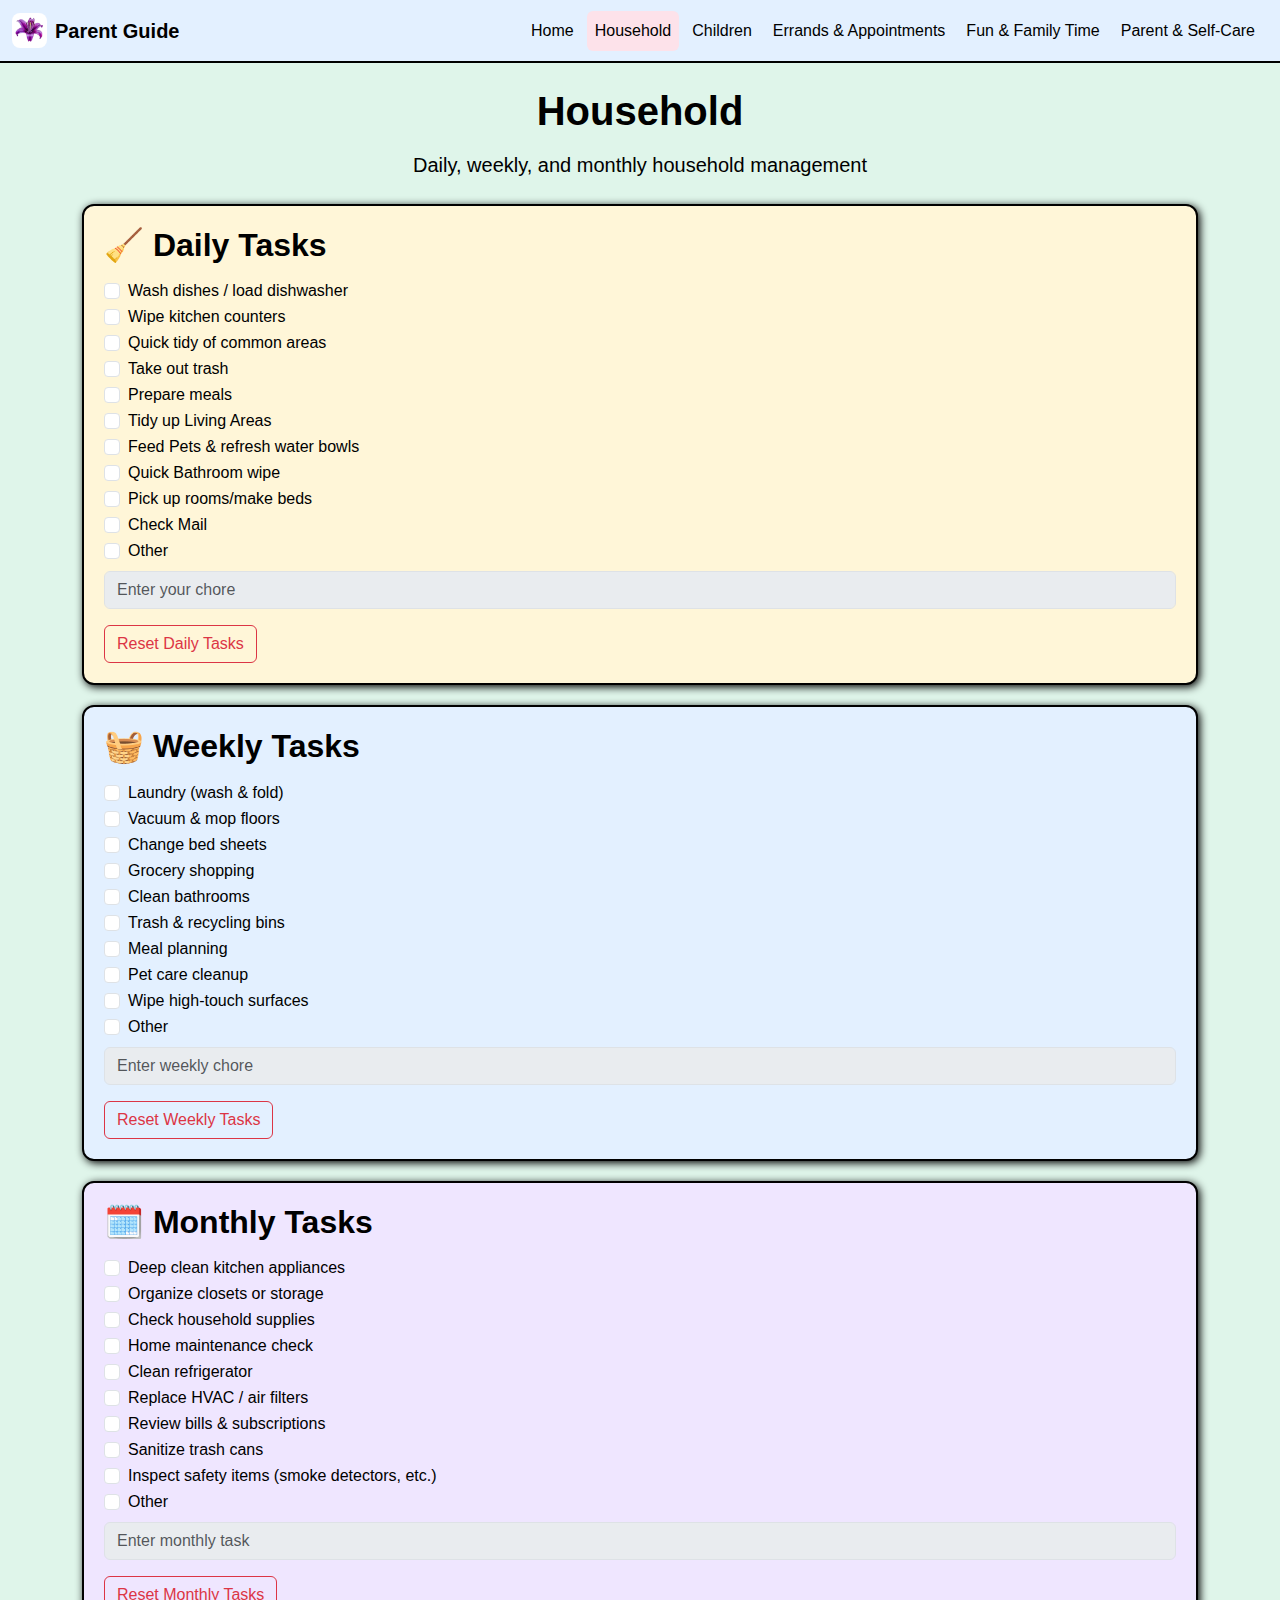
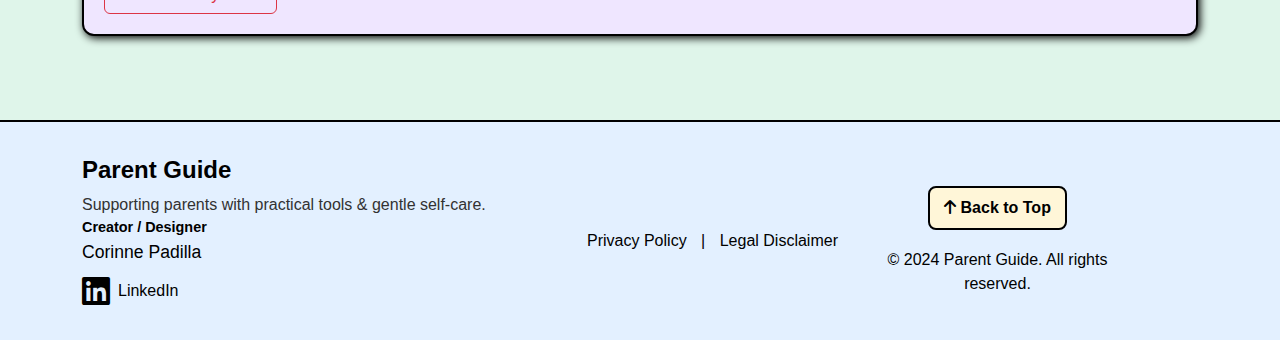
<file: household.html>
<!doctype html>
<html lang="en">
   <head>
    <meta charset="UTF-8" />
    <meta name="viewport" content="width=device-width, initial-scale=1.0" />
    <title>Parent Guide</title>

    <link
      rel="icon"
      type="image/png"
      href="public/favicon-96x96.png"
      sizes="96x96"
    />
    <link rel="icon" type="image/svg+xml" href="public/favicon.svg" />
    <link rel="shortcut icon" href="public/favicon.ico" />
    <link
      rel="apple-touch-icon"
      sizes="180x180"
      href="public/apple-touch-icon.png"
    />
    <meta name="apple-mobile-web-app-title" content="Parent Guide" />
    <link rel="manifest" href="public/site.webmanifest" />
    <!-- Bootstrap CSS -->
    <link
      href="https://cdn.jsdelivr.net/npm/bootstrap@5.3.2/dist/css/bootstrap.min.css"
      rel="stylesheet"
    />

    <link
      rel="stylesheet"
      href="https://cdnjs.cloudflare.com/ajax/libs/font-awesome/6.5.0/css/all.min.css"
    />

    <script src="https://cdn.jsdelivr.net/npm/bootstrap@5.3.2/dist/js/bootstrap.bundle.min.js"></script>

    <!-- Custom CSS -->
    <link rel="stylesheet" href="styles/index.css" />
  </head>
  <body>
    <!-- Navigation -->
    <nav class="navbar navbar-expand-lg pastel-navbar">
      <div class="container-fluid">
         <a class="navbar-brand d-flex align-items-center" href="index.html">
      <img src="images/favicon.jpg" alt="Purple lily blossom with visible stamens and pistil, detailed watercolor-style illustration centered on a white background conveying a calm, elegant, uplifting tone" class="navbar-logo" />
      <span class="ms-2">Parent Guide</span>
    </a>

        <button
          class="navbar-toggler"
          type="button"
          data-bs-toggle="collapse"
          data-bs-target="#parentNavbar"
          aria-controls="parentNavbar"
          aria-expanded="false"
          aria-label="Toggle navigation"
        >
          <span class="navbar-toggler-icon"></span>
        </button>

        <div class="collapse navbar-collapse" id="parentNavbar">
          <ul class="navbar-nav ms-auto">
            <li class="nav-item">
              <a class="nav-link" href="index.html">Home</a>
            </li>
            <li class="nav-item">
              <a class="nav-link active" href="household.html">Household</a>
            </li>
            <li class="nav-item">
              <a class="nav-link" href="children.html">Children</a>
            </li>
            <li class="nav-item">
              <a class="nav-link" href="errandsAppointments.html"
                >Errands & Appointments</a
              >
            </li>
            <li class="nav-item">
              <a class="nav-link" href="funFamilyTime.html"
                >Fun & Family Time</a
              >
            </li>
            <li class="nav-item">
              <a class="nav-link" href="parentSelfCare.html"
                >Parent & Self-Care</a
              >
            </li>
          </ul>
        </div>
      </div>
    </nav>

    <!-- Page Content -->
    <div class="container py-4">
      <header class="text-center mb-4">
        <h1>Household</h1>
        <p class="lead">Daily, weekly, and monthly household management</p>
      </header>

      <!-- DAILY TASKS (unchanged) -->
      <div class="section-card pastel-yellow">
        <h2>🧹 Daily Tasks</h2>

        <div class="form-check">
          <input
            class="form-check-input"
            type="checkbox"
            id="houseDaily1"
          /><label class="form-check-label" for="houseDaily1"
            >Wash dishes / load dishwasher</label
          >
        </div>
        <div class="form-check">
          <input
            class="form-check-input"
            type="checkbox"
            id="houseDaily2"
          /><label class="form-check-label" for="houseDaily2"
            >Wipe kitchen counters</label
          >
        </div>
        <div class="form-check">
          <input
            class="form-check-input"
            type="checkbox"
            id="houseDaily3"
          /><label class="form-check-label" for="houseDaily3"
            >Quick tidy of common areas</label
          >
        </div>
        <div class="form-check">
          <input
            class="form-check-input"
            type="checkbox"
            id="houseDaily4"
          /><label class="form-check-label" for="houseDaily4"
            >Take out trash</label
          >
        </div>
        <div class="form-check">
          <input
            class="form-check-input"
            type="checkbox"
            id="houseDaily5"
          /><label class="form-check-label" for="houseDaily5"
            >Prepare meals</label
          >
        </div>
        <div class="form-check">
          <input
            class="form-check-input"
            type="checkbox"
            id="houseDaily6"
          /><label class="form-check-label" for="houseDaily6"
            >Tidy up Living Areas</label
          >
        </div>
        <div class="form-check">
          <input
            class="form-check-input"
            type="checkbox"
            id="houseDaily7"
          /><label class="form-check-label" for="houseDaily7"
            >Feed Pets & refresh water bowls</label
          >
        </div>
        <div class="form-check">
          <input
            class="form-check-input"
            type="checkbox"
            id="houseDaily8"
          /><label class="form-check-label" for="houseDaily8"
            >Quick Bathroom wipe</label
          >
        </div>
        <div class="form-check">
          <input
            class="form-check-input"
            type="checkbox"
            id="houseDaily9"
          /><label class="form-check-label" for="houseDaily9"
            >Pick up rooms/make beds</label
          >
        </div>
        <div class="form-check">
          <input
            class="form-check-input"
            type="checkbox"
            id="houseDaily10"
          /><label class="form-check-label" for="houseDaily10"
            >Check Mail</label
          >
        </div>

        <div class="form-check">
          <input class="form-check-input" type="checkbox" id="houseDaily11" />
          <label class="form-check-label" for="houseDaily11">Other</label>
        </div>

        <input
          type="text"
          class="form-control mt-2"
          id="houseDailyOther"
          placeholder="Enter your chore"
          disabled
        />

        <button
          class="btn btn-outline-danger mt-3"
          id="resetDailyTasks"
          type="button"
        >
          Reset Daily Tasks
        </button>
      </div>

      <!-- WEEKLY TASKS (UPDATED) -->
      <div class="section-card pastel-blue">
        <h2>🧺 Weekly Tasks</h2>

        <div class="form-check">
          <input
            class="form-check-input"
            type="checkbox"
            id="houseWeekly1"
          /><label class="form-check-label" for="houseWeekly1"
            >Laundry (wash & fold)</label
          >
        </div>
        <div class="form-check">
          <input
            class="form-check-input"
            type="checkbox"
            id="houseWeekly2"
          /><label class="form-check-label" for="houseWeekly2"
            >Vacuum & mop floors</label
          >
        </div>
        <div class="form-check">
          <input
            class="form-check-input"
            type="checkbox"
            id="houseWeekly3"
          /><label class="form-check-label" for="houseWeekly3"
            >Change bed sheets</label
          >
        </div>
        <div class="form-check">
          <input
            class="form-check-input"
            type="checkbox"
            id="houseWeekly4"
          /><label class="form-check-label" for="houseWeekly4"
            >Grocery shopping</label
          >
        </div>
        <div class="form-check">
          <input
            class="form-check-input"
            type="checkbox"
            id="houseWeekly5"
          /><label class="form-check-label" for="houseWeekly5"
            >Clean bathrooms</label
          >
        </div>
        <div class="form-check">
          <input
            class="form-check-input"
            type="checkbox"
            id="houseWeekly6"
          /><label class="form-check-label" for="houseWeekly6"
            >Trash & recycling bins</label
          >
        </div>
        <div class="form-check">
          <input
            class="form-check-input"
            type="checkbox"
            id="houseWeekly7"
          /><label class="form-check-label" for="houseWeekly7"
            >Meal planning</label
          >
        </div>
        <div class="form-check">
          <input
            class="form-check-input"
            type="checkbox"
            id="houseWeekly8"
          /><label class="form-check-label" for="houseWeekly8"
            >Pet care cleanup</label
          >
        </div>
        <div class="form-check">
          <input
            class="form-check-input"
            type="checkbox"
            id="houseWeekly9"
          /><label class="form-check-label" for="houseWeekly9"
            >Wipe high-touch surfaces</label
          >
        </div>

        <div class="form-check">
          <input class="form-check-input" type="checkbox" id="houseWeekly10" />
          <label class="form-check-label" for="houseWeekly10">Other</label>
        </div>

        <input
          type="text"
          class="form-control mt-2"
          id="houseWeeklyOther"
          placeholder="Enter weekly chore"
          disabled
        />

        <button
          class="btn btn-outline-danger mt-3"
          id="resetWeeklyTasks"
          type="button"
        >
          Reset Weekly Tasks
        </button>
      </div>

      <!-- MONTHLY TASKS (UPDATED) -->
      <div class="section-card pastel-purple">
        <h2>🗓️ Monthly Tasks</h2>

        <div class="form-check">
          <input class="form-check-input" type="checkbox" id="houseMonthly1" />
          <label class="form-check-label" for="houseMonthly1"
            >Deep clean kitchen appliances</label
          >
        </div>

        <div class="form-check">
          <input class="form-check-input" type="checkbox" id="houseMonthly2" />
          <label class="form-check-label" for="houseMonthly2"
            >Organize closets or storage</label
          >
        </div>

        <div class="form-check">
          <input class="form-check-input" type="checkbox" id="houseMonthly3" />
          <label class="form-check-label" for="houseMonthly3"
            >Check household supplies</label
          >
        </div>

        <div class="form-check">
          <input class="form-check-input" type="checkbox" id="houseMonthly4" />
          <label class="form-check-label" for="houseMonthly4"
            >Home maintenance check</label
          >
        </div>

        <div class="form-check">
          <input class="form-check-input" type="checkbox" id="houseMonthly5" />
          <label class="form-check-label" for="houseMonthly5"
            >Clean refrigerator</label
          >
        </div>

        <div class="form-check">
          <input class="form-check-input" type="checkbox" id="houseMonthly6" />
          <label class="form-check-label" for="houseMonthly6"
            >Replace HVAC / air filters</label
          >
        </div>

        <div class="form-check">
          <input class="form-check-input" type="checkbox" id="houseMonthly7" />
          <label class="form-check-label" for="houseMonthly7"
            >Review bills & subscriptions</label
          >
        </div>

        <div class="form-check">
          <input class="form-check-input" type="checkbox" id="houseMonthly8" />
          <label class="form-check-label" for="houseMonthly8"
            >Sanitize trash cans</label
          >
        </div>

        <div class="form-check">
          <input class="form-check-input" type="checkbox" id="houseMonthly9" />
          <label class="form-check-label" for="houseMonthly9"
            >Inspect safety items (smoke detectors, etc.)</label
          >
        </div>

        <div class="form-check">
          <input class="form-check-input" type="checkbox" id="houseMonthly10" />
          <label class="form-check-label" for="houseMonthly10">Other</label>
        </div>

        <input
          type="text"
          class="form-control mt-2"
          id="houseMonthlyOther"
          placeholder="Enter monthly task"
          disabled
        />

        <button
          class="btn btn-outline-danger mt-3"
          id="resetMonthlyTasks"
          type="button"
        >
          Reset Monthly Tasks
        </button>
      </div>
    </div>

    <!-- Bootstrap JS -->
    <script src="https://cdn.jsdelivr.net/npm/bootstrap@5.3.2/dist/js/bootstrap.bundle.min.js"></script>

    <!-- Logic -->
    <script>
      document.addEventListener("DOMContentLoaded", () => {
        const checkboxes = document.querySelectorAll('input[type="checkbox"]');

        // Restore checkbox states
        checkboxes.forEach((cb) => {
          cb.checked = localStorage.getItem(cb.id) === "true";
        });

        // DAILY OTHER
        const dailyOtherCheckbox = document.getElementById("houseDaily11");
        const dailyOtherInput = document.getElementById("houseDailyOther");

        dailyOtherInput.disabled = !dailyOtherCheckbox.checked;
        dailyOtherInput.value = localStorage.getItem("houseDailyOther") || "";

        dailyOtherCheckbox.addEventListener("change", () => {
          dailyOtherInput.disabled = !dailyOtherCheckbox.checked;
          if (!dailyOtherCheckbox.checked) {
            dailyOtherInput.value = "";
            localStorage.removeItem("houseDailyOther");
          }
        });

        dailyOtherInput.addEventListener("input", () => {
          localStorage.setItem("houseDailyOther", dailyOtherInput.value);
        });

        // WEEKLY OTHER
        const weeklyOtherCheckbox = document.getElementById("houseWeekly10");
        const weeklyOtherInput = document.getElementById("houseWeeklyOther");

        weeklyOtherInput.disabled = !weeklyOtherCheckbox.checked;
        weeklyOtherInput.value = localStorage.getItem("houseWeeklyOther") || "";

        weeklyOtherCheckbox.addEventListener("change", () => {
          weeklyOtherInput.disabled = !weeklyOtherCheckbox.checked;
          if (!weeklyOtherCheckbox.checked) {
            weeklyOtherInput.value = "";
            localStorage.removeItem("houseWeeklyOther");
          }
        });

        weeklyOtherInput.addEventListener("input", () => {
          localStorage.setItem("houseWeeklyOther", weeklyOtherInput.value);
        });

        // Save checkbox changes
        checkboxes.forEach((cb) => {
          cb.addEventListener("change", () => {
            localStorage.setItem(cb.id, cb.checked);
          });
        });

        // Reset buttons
        document
          .getElementById("resetDailyTasks")
          .addEventListener("click", () => {
            document.querySelectorAll('[id^="houseDaily"]').forEach((cb) => {
              cb.checked = false;
              localStorage.removeItem(cb.id);
            });
            dailyOtherInput.value = "";
            dailyOtherInput.disabled = true;
            localStorage.removeItem("houseDailyOther");
          });

        document
          .getElementById("resetWeeklyTasks")
          .addEventListener("click", () => {
            document.querySelectorAll('[id^="houseWeekly"]').forEach((cb) => {
              cb.checked = false;
              localStorage.removeItem(cb.id);
            });
            weeklyOtherInput.value = "";
            weeklyOtherInput.disabled = true;
            localStorage.removeItem("houseWeeklyOther");
          });
      });
    </script>

<!-- Footer -->
<footer class="footer">
  <div class="container">
    <div class="row align-items-center">

      <!-- Brand / Creator -->
      <div class="col-12 col-md-6 footer-brand">
        <p class="footer-title">Parent Guide</p>
        <p class="footer-subtitle">
          Supporting parents with practical tools & gentle self-care.
        </p>
        <p class="footer-creator">Creator / Designer</p>
        <p class="footer-name">Corinne Padilla</p>
        <a
          href="https://www.linkedin.com/in/corinne-padilla-3ba8bb238/"
          target="_blank"
          rel="noopener noreferrer"
          class="footer-link"
        >
          <i class="fab fa-linkedin fa-2x"></i> LinkedIn
        </a>
      </div>

      <!-- Links -->
      <div class="col-12 col-md-3 footer-links text-center">
        <a href="privacyPolicy.html" class="footer-link-simple">Privacy Policy</a>
        <span class="footer-divider">|</span>
        <a href="disclaimer.html" class="footer-link-simple">Legal Disclaimer</a>
      </div>

      <!-- Back to Top -->
      <div class="col-12 col-md-3 footer-bottom text-center">
        <button type="button" id="backToTop" class="back-to-top">
          <i class="fas fa-arrow-up"></i> Back to Top
        </button>
        <p class="mb-0 mt-2">&copy; 2024 Parent Guide. All rights reserved.</p>
      </div>

    </div>
  </div>
</footer>

    <script>
      const backToTop = document.getElementById("backToTop");
      backToTop.addEventListener("click", () => {
        window.scrollTo({ top: 0, behavior: "smooth" });
      });
    </script>
  </body>
</html>
</file>
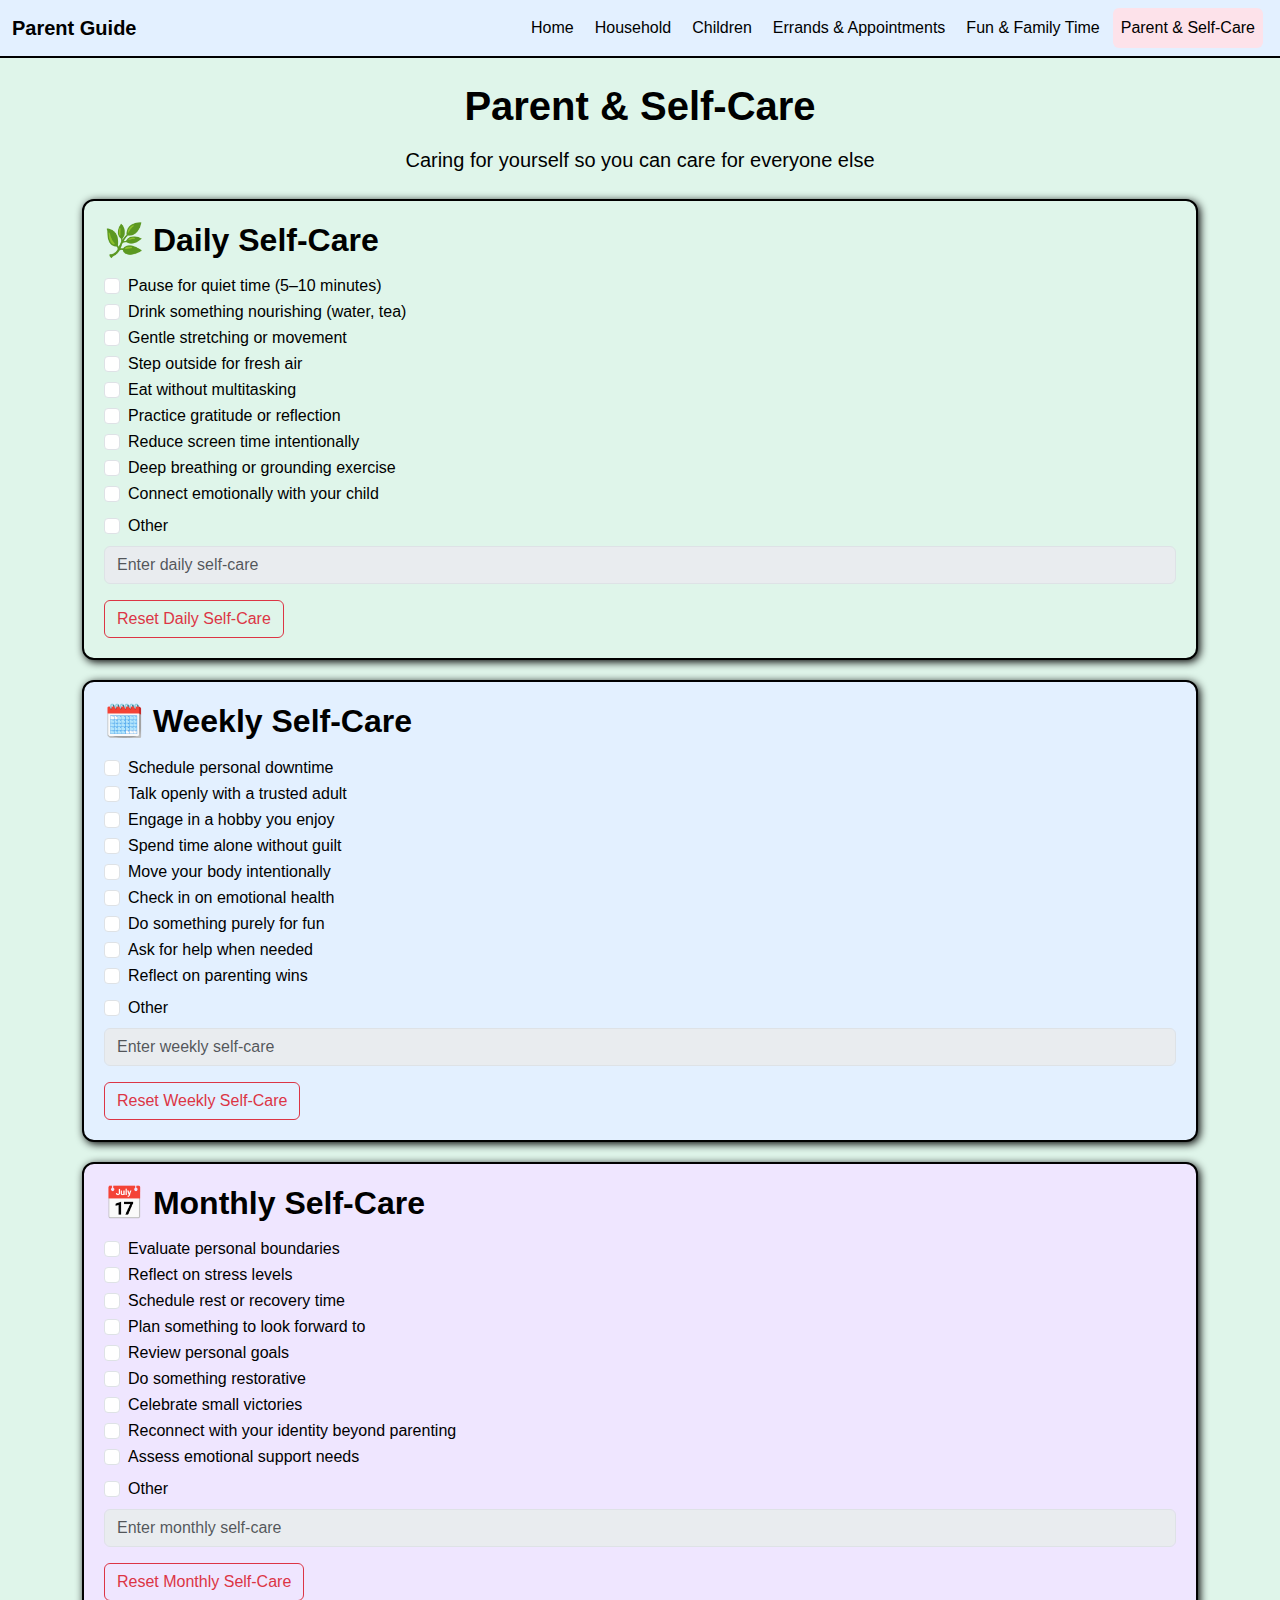
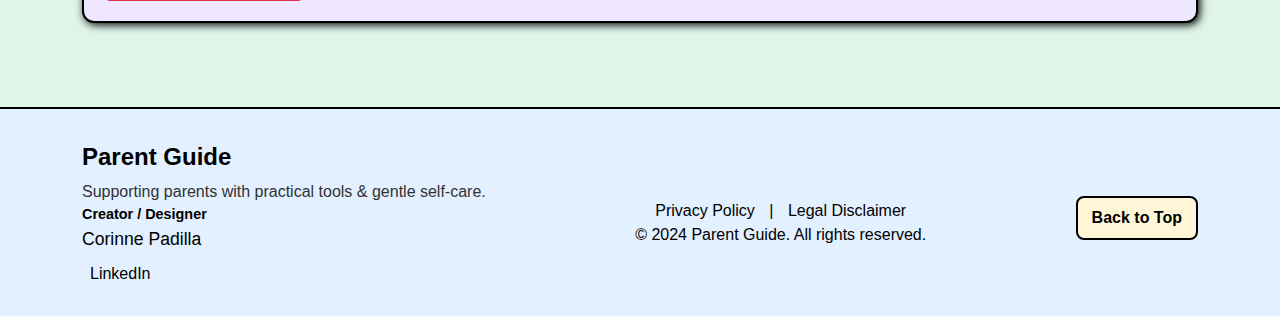
<file: parentSelfCare.html>
<!doctype html>
<html lang="en">
  <head>
    <meta charset="UTF-8" />
    <meta name="viewport" content="width=device-width, initial-scale=1.0" />
    <title>Parent & Self-Care | Parent Guide</title>

    <!-- Bootstrap CSS -->
    <link
      href="https://cdn.jsdelivr.net/npm/bootstrap@5.3.2/dist/css/bootstrap.min.css"
      rel="stylesheet"
    />

    <!-- Custom CSS -->
    <link rel="stylesheet" href="styles/index.css" />
  </head>
  <body>
    <!-- Navigation -->
    <nav class="navbar navbar-expand-lg pastel-navbar">
      <div class="container-fluid">
        <a class="navbar-brand" href="index.html">Parent Guide</a>
        <button
          class="navbar-toggler"
          type="button"
          data-bs-toggle="collapse"
          data-bs-target="#parentNavbar"
          aria-controls="parentNavbar"
          aria-expanded="false"
          aria-label="Toggle navigation"
        >
          <span class="navbar-toggler-icon"></span>
        </button>

        <div class="collapse navbar-collapse" id="parentNavbar">
          <ul class="navbar-nav ms-auto">
            <li class="nav-item">
              <a class="nav-link" href="index.html">Home</a>
            </li>
            <li class="nav-item">
              <a class="nav-link" href="household.html">Household</a>
            </li>
            <li class="nav-item">
              <a class="nav-link" href="children.html">Children</a>
            </li>
            <li class="nav-item">
              <a class="nav-link" href="errandsAppointments.html"
                >Errands & Appointments</a
              >
            </li>
            <li class="nav-item">
              <a class="nav-link" href="funFamilyTime.html"
                >Fun & Family Time</a
              >
            </li>
            <li class="nav-item">
              <a class="nav-link active" href="parentSelfCare.html"
                >Parent & Self-Care</a
              >
            </li>
          </ul>
        </div>
      </div>
    </nav>

    <!-- Page Content -->
    <div class="container py-4">
      <header class="text-center mb-4">
        <h1>Parent & Self-Care</h1>
        <p class="lead">
          Caring for yourself so you can care for everyone else
        </p>
      </header>

      <!-- DAILY SELF CARE -->
      <div class="section-card pastel-green">
        <h2>🌿 Daily Self-Care</h2>

        <div class="form-check">
          <input class="form-check-input" type="checkbox" id="daily1" /><label
            class="form-check-label"
            for="daily1"
            >Pause for quiet time (5–10 minutes)</label
          >
        </div>
        <div class="form-check">
          <input class="form-check-input" type="checkbox" id="daily2" /><label
            class="form-check-label"
            for="daily2"
            >Drink something nourishing (water, tea)</label
          >
        </div>
        <div class="form-check">
          <input class="form-check-input" type="checkbox" id="daily3" /><label
            class="form-check-label"
            for="daily3"
            >Gentle stretching or movement</label
          >
        </div>
        <div class="form-check">
          <input class="form-check-input" type="checkbox" id="daily4" /><label
            class="form-check-label"
            for="daily4"
            >Step outside for fresh air</label
          >
        </div>
        <div class="form-check">
          <input class="form-check-input" type="checkbox" id="daily5" /><label
            class="form-check-label"
            for="daily5"
            >Eat without multitasking</label
          >
        </div>
        <div class="form-check">
          <input class="form-check-input" type="checkbox" id="daily6" /><label
            class="form-check-label"
            for="daily6"
            >Practice gratitude or reflection</label
          >
        </div>
        <div class="form-check">
          <input class="form-check-input" type="checkbox" id="daily7" /><label
            class="form-check-label"
            for="daily7"
            >Reduce screen time intentionally</label
          >
        </div>
        <div class="form-check">
          <input class="form-check-input" type="checkbox" id="daily8" /><label
            class="form-check-label"
            for="daily8"
            >Deep breathing or grounding exercise</label
          >
        </div>
        <div class="form-check">
          <input class="form-check-input" type="checkbox" id="daily9" /><label
            class="form-check-label"
            for="daily9"
            >Connect emotionally with your child</label
          >
        </div>

        <div class="form-check mt-2">
          <input class="form-check-input" type="checkbox" id="daily10" />
          <label class="form-check-label" for="daily10">Other</label>
        </div>
        <input
          type="text"
          id="dailyOther"
          class="form-control mt-2"
          placeholder="Enter daily self-care"
        />

        <button
          type="button"
          class="btn btn-outline-danger mt-3"
          id="resetDailyTasks"
        >
          Reset Daily Self-Care
        </button>
      </div>

      <!-- WEEKLY SELF CARE -->
      <div class="section-card pastel-blue">
        <h2>🗓️ Weekly Self-Care</h2>

        <div class="form-check">
          <input class="form-check-input" type="checkbox" id="weekly1" /><label
            class="form-check-label"
            for="weekly1"
            >Schedule personal downtime</label
          >
        </div>
        <div class="form-check">
          <input class="form-check-input" type="checkbox" id="weekly2" /><label
            class="form-check-label"
            for="weekly2"
            >Talk openly with a trusted adult</label
          >
        </div>
        <div class="form-check">
          <input class="form-check-input" type="checkbox" id="weekly3" /><label
            class="form-check-label"
            for="weekly3"
            >Engage in a hobby you enjoy</label
          >
        </div>
        <div class="form-check">
          <input class="form-check-input" type="checkbox" id="weekly4" /><label
            class="form-check-label"
            for="weekly4"
            >Spend time alone without guilt</label
          >
        </div>
        <div class="form-check">
          <input class="form-check-input" type="checkbox" id="weekly5" /><label
            class="form-check-label"
            for="weekly5"
            >Move your body intentionally</label
          >
        </div>
        <div class="form-check">
          <input class="form-check-input" type="checkbox" id="weekly6" /><label
            class="form-check-label"
            for="weekly6"
            >Check in on emotional health</label
          >
        </div>
        <div class="form-check">
          <input class="form-check-input" type="checkbox" id="weekly7" /><label
            class="form-check-label"
            for="weekly7"
            >Do something purely for fun</label
          >
        </div>
        <div class="form-check">
          <input class="form-check-input" type="checkbox" id="weekly8" /><label
            class="form-check-label"
            for="weekly8"
            >Ask for help when needed</label
          >
        </div>
        <div class="form-check">
          <input class="form-check-input" type="checkbox" id="weekly9" /><label
            class="form-check-label"
            for="weekly9"
            >Reflect on parenting wins</label
          >
        </div>

        <div class="form-check mt-2">
          <input class="form-check-input" type="checkbox" id="weekly10" />
          <label class="form-check-label" for="weekly10">Other</label>
        </div>
        <input
          type="text"
          id="weeklyOther"
          class="form-control mt-2"
          placeholder="Enter weekly self-care"
        />

        <button
          type="button"
          class="btn btn-outline-danger mt-3"
          id="resetWeeklyTasks"
        >
          Reset Weekly Self-Care
        </button>
      </div>

      <!-- MONTHLY SELF CARE -->
      <div class="section-card pastel-purple">
        <h2>📅 Monthly Self-Care</h2>

        <div class="form-check">
          <input class="form-check-input" type="checkbox" id="monthly1" /><label
            class="form-check-label"
            for="monthly1"
            >Evaluate personal boundaries</label
          >
        </div>
        <div class="form-check">
          <input class="form-check-input" type="checkbox" id="monthly2" /><label
            class="form-check-label"
            for="monthly2"
            >Reflect on stress levels</label
          >
        </div>
        <div class="form-check">
          <input class="form-check-input" type="checkbox" id="monthly3" /><label
            class="form-check-label"
            for="monthly3"
            >Schedule rest or recovery time</label
          >
        </div>
        <div class="form-check">
          <input class="form-check-input" type="checkbox" id="monthly4" /><label
            class="form-check-label"
            for="monthly4"
            >Plan something to look forward to</label
          >
        </div>
        <div class="form-check">
          <input class="form-check-input" type="checkbox" id="monthly5" /><label
            class="form-check-label"
            for="monthly5"
            >Review personal goals</label
          >
        </div>
        <div class="form-check">
          <input class="form-check-input" type="checkbox" id="monthly6" /><label
            class="form-check-label"
            for="monthly6"
            >Do something restorative</label
          >
        </div>
        <div class="form-check">
          <input class="form-check-input" type="checkbox" id="monthly7" /><label
            class="form-check-label"
            for="monthly7"
            >Celebrate small victories</label
          >
        </div>
        <div class="form-check">
          <input class="form-check-input" type="checkbox" id="monthly8" /><label
            class="form-check-label"
            for="monthly8"
            >Reconnect with your identity beyond parenting</label
          >
        </div>
        <div class="form-check">
          <input class="form-check-input" type="checkbox" id="monthly9" /><label
            class="form-check-label"
            for="monthly9"
            >Assess emotional support needs</label
          >
        </div>

        <div class="form-check mt-2">
          <input class="form-check-input" type="checkbox" id="monthly10" />
          <label class="form-check-label" for="monthly10">Other</label>
        </div>
        <input
          type="text"
          id="monthlyOther"
          class="form-control mt-2"
          placeholder="Enter monthly self-care"
        />

        <button
          type="button"
          class="btn btn-outline-danger mt-3"
          id="resetMonthlyTasks"
        >
          Reset Monthly Self-Care
        </button>
      </div>
    </div>

    <!-- Bootstrap JS -->
    <script src="https://cdn.jsdelivr.net/npm/bootstrap@5.3.2/dist/js/bootstrap.bundle.min.js"></script>

    <!-- Logic (matches children.html behavior) -->
    <script>
      document.addEventListener("DOMContentLoaded", () => {
        const checkboxes = document.querySelectorAll('input[type="checkbox"]');

        checkboxes.forEach((cb) => {
          cb.checked = localStorage.getItem(cb.id) === "true";
          cb.addEventListener("change", () => {
            localStorage.setItem(cb.id, cb.checked);
          });
        });

        function setupOther(checkboxId, inputId, storageKey) {
          const cb = document.getElementById(checkboxId);
          const input = document.getElementById(inputId);

          input.disabled = !cb.checked;
          input.value = localStorage.getItem(storageKey) || "";

          cb.addEventListener("change", () => {
            input.disabled = !cb.checked;
            if (!cb.checked) {
              input.value = "";
              localStorage.removeItem(storageKey);
            }
          });

          input.addEventListener("input", () => {
            localStorage.setItem(storageKey, input.value);
          });
        }

        setupOther("daily10", "dailyOther", "dailyOther");
        setupOther("weekly10", "weeklyOther", "weeklyOther");
        setupOther("monthly10", "monthlyOther", "monthlyOther");

        function resetSection(prefix, otherKey, otherInputId) {
          document.querySelectorAll(`[id^="${prefix}"]`).forEach((el) => {
            if (el.type === "checkbox") {
              el.checked = false;
              localStorage.removeItem(el.id);
            }
          });
          const otherInput = document.getElementById(otherInputId);
          otherInput.value = "";
          otherInput.disabled = true;
          localStorage.removeItem(otherKey);
        }

        document.getElementById("resetDailyTasks").onclick = () =>
          resetSection("daily", "dailyOther", "dailyOther");

        document.getElementById("resetWeeklyTasks").onclick = () =>
          resetSection("weekly", "weeklyOther", "weeklyOther");

        document.getElementById("resetMonthlyTasks").onclick = () =>
          resetSection("monthly", "monthlyOther", "monthlyOther");
      });
    </script>

    <!-- Footer -->
    <footer class="footer">
      <div class="container">
        <div class="footer-row">
          <div class="footer-brand">
            <p class="footer-title">Parent Guide</p>
            <p class="footer-subtitle">
              Supporting parents with practical tools & gentle self-care.
            </p>
            <p class="footer-creator">Creator / Designer</p>
            <p class="footer-name">Corinne Padilla</p>
            <a
              href="https://www.linkedin.com/in/corinne-padilla-3ba8bb238/"
              target="_blank"
              rel="noopener noreferrer"
              class="footer-link"
            >
              <i class="fab fa-linkedin fa-2x"></i> LinkedIn
            </a>
          </div>

        <div class="footer-links">
          <a href="privacyPolicy.html" class="footer-link-simple"
            >Privacy Policy</a
          >
          <span class="footer-divider">|</span>
          <a href="disclaimer.html" class="footer-link-simple"
            >Legal Disclaimer</a
          >
           <p class="mb-0">&copy; 2024 Parent Guide. All rights reserved.</p>
        </div>

        <div class="footer-bottom">
          <button type="button" id="backToTop" class="back-to-top">
            <i class="fas fa-arrow-up"></i> Back to Top
          </button>
         
        </div>
      </div>
    </footer>

    <script>
      const backToTop = document.getElementById("backToTop");
      backToTop.addEventListener("click", () => {
        window.scrollTo({ top: 0, behavior: "smooth" });
      });
    </script>
  </body>
</html>
</file>
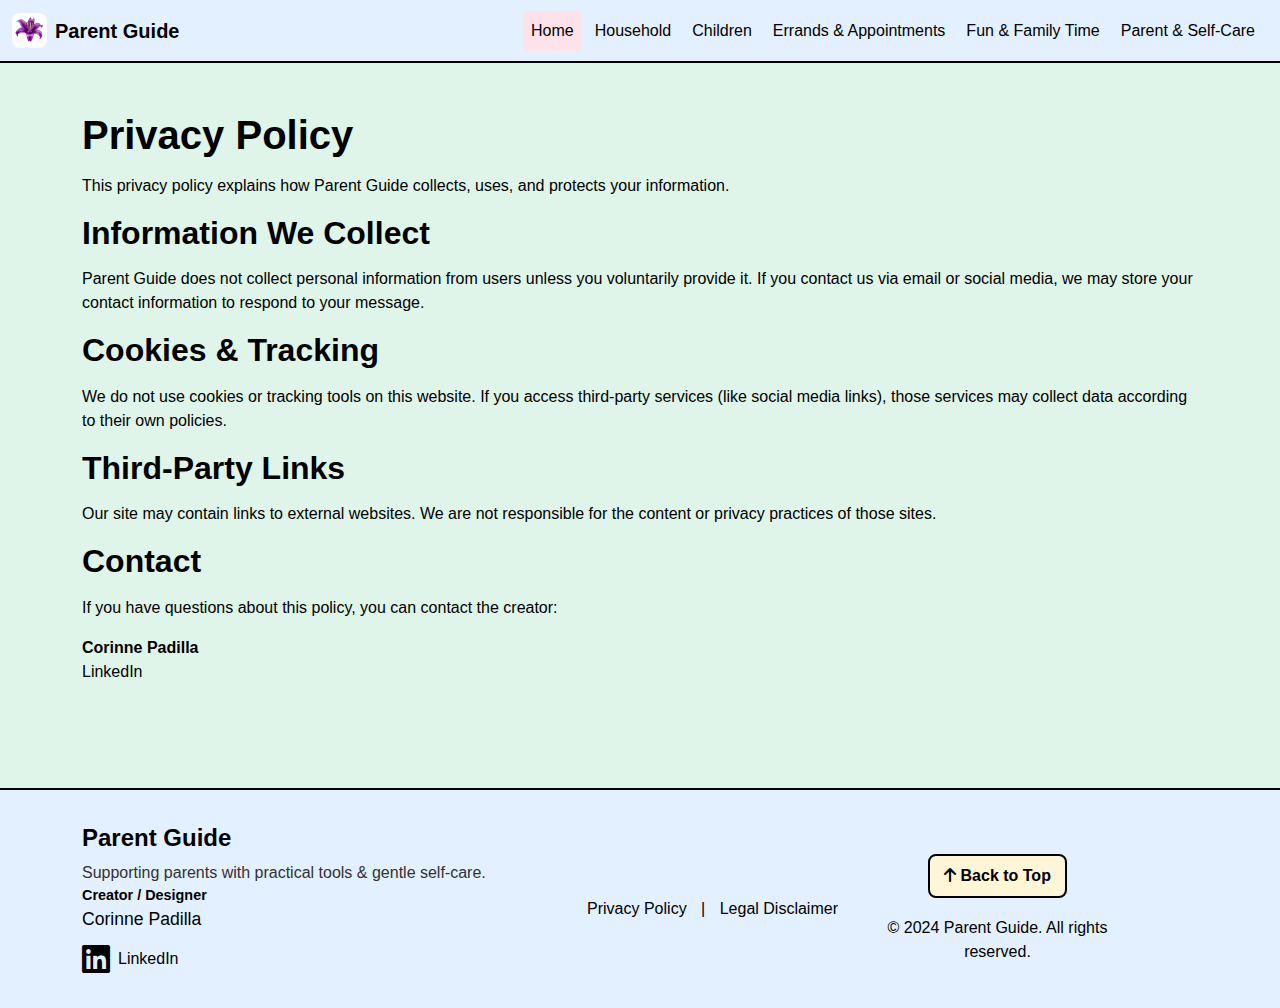
<file: privacyPolicy.html>
<!doctype html>
<html lang="en">
  <head>
    <meta charset="UTF-8" />
    <meta name="viewport" content="width=device-width, initial-scale=1.0" />
    <title>Parent Guide</title>

    <link
      rel="icon"
      type="image/png"
      href="public/favicon-96x96.png"
      sizes="96x96"
    />

<link
      rel="icon"
      type="image/png"
      href="public/favicon-96x96.png"
      sizes="96x96"
    />


<link
      rel="icon"
      type="image/png"
      href="public/favicon-96x96.png"
      sizes="96x96"
    />

    <link
      rel="icon"
      type="image/png"
      href="public/favicon-96x96.png"
      sizes="96x96"
    />

    <link
      rel="icon"
      type="image/png"
      href="public/favicon-96x96.png"
      sizes="96x96"
    />
    <link rel="icon" type="image/svg+xml" href="public/favicon.svg" />
    <link rel="shortcut icon" href="public/favicon.ico" />
    <link
      rel="apple-touch-icon"
      sizes="180x180"
      href="public/apple-touch-icon.png"
    />
    <meta name="apple-mobile-web-app-title" content="Parent Guide" />
    <link rel="manifest" href="public/site.webmanifest" />
    <!-- Bootstrap CSS -->
    <link
      href="https://cdn.jsdelivr.net/npm/bootstrap@5.3.2/dist/css/bootstrap.min.css"
      rel="stylesheet"
    />

    <link
      rel="stylesheet"
      href="https://cdnjs.cloudflare.com/ajax/libs/font-awesome/6.5.0/css/all.min.css"
    />

    <script src="https://cdn.jsdelivr.net/npm/bootstrap@5.3.2/dist/js/bootstrap.bundle.min.js"></script>

    <!-- Custom CSS -->
    <link rel="stylesheet" href="styles/index.css" />
  </head>
  <body>
    <!-- Navigation -->
    <nav class="navbar navbar-expand-lg pastel-navbar">
      <div class="container-fluid">
        <a class="navbar-brand d-flex align-items-center" href="index.html">
      <img src="images/favicon.jpg" alt="Purple lily blossom with visible stamens and pistil, detailed watercolor-style illustration centered on a white background conveying a calm, elegant, uplifting tone" class="navbar-logo" />
      <span class="ms-2">Parent Guide</span>
    </a>

        <!-- Hamburger Button -->
        <button
          class="navbar-toggler"
          type="button"
          data-bs-toggle="collapse"
          data-bs-target="#parentNavbar"
          aria-controls="parentNavbar"
          aria-expanded="false"
          aria-label="Toggle navigation"
        >
          <span class="navbar-toggler-icon"></span>
        </button>

        <!-- Collapsible Menu -->
        <div class="collapse navbar-collapse" id="parentNavbar">
          <ul class="navbar-nav ms-auto mb-2 mb-lg-0">
            <li class="nav-item">
              <a class="nav-link active" href="index.html">Home</a>
            </li>
            <li class="nav-item">
              <a class="nav-link" href="household.html">Household</a>
            </li>
            <li class="nav-item">
              <a class="nav-link" href="children.html">Children</a>
            </li>
            <li class="nav-item">
              <a class="nav-link" href="errandsAppointments.html"
                >Errands & Appointments</a
              >
            </li>
            <li class="nav-item">
              <a class="nav-link" href="funFamilyTime.html"
                >Fun & Family Time</a
              >
            </li>
            <li class="nav-item">
              <a class="nav-link" href="parentSelfCare.html"
                >Parent & Self-Care</a
              >
            </li>
          </ul>
        </div>
      </div>
    </nav>

  <div class="container py-5">
    <h1>Privacy Policy</h1>
    <p>This privacy policy explains how Parent Guide collects, uses, and protects your information.</p>

    <h2>Information We Collect</h2>
    <p>Parent Guide does not collect personal information from users unless you voluntarily provide it. If you contact us via email or social media, we may store your contact information to respond to your message.</p>

    <h2>Cookies & Tracking</h2>
    <p>We do not use cookies or tracking tools on this website. If you access third-party services (like social media links), those services may collect data according to their own policies.</p>

    <h2>Third-Party Links</h2>
    <p>Our site may contain links to external websites. We are not responsible for the content or privacy practices of those sites.</p>

    <h2>Contact</h2>
    <p>If you have questions about this policy, you can contact the creator:</p>
    <p><strong>Corinne Padilla</strong><br>
      <a href="https://www.linkedin.com/in/corinne-padilla-3ba8bb238/" target="_blank" rel="noopener noreferrer">
        LinkedIn
      </a>
    </p>
  </div>

<!-- Footer -->
<footer class="footer">
  <div class="container">
    <div class="row align-items-center">

      <!-- Brand / Creator -->
      <div class="col-12 col-md-6 footer-brand">
        <p class="footer-title">Parent Guide</p>
        <p class="footer-subtitle">
          Supporting parents with practical tools & gentle self-care.
        </p>
        <p class="footer-creator">Creator / Designer</p>
        <p class="footer-name">Corinne Padilla</p>
        <a
          href="https://www.linkedin.com/in/corinne-padilla-3ba8bb238/"
          target="_blank"
          rel="noopener noreferrer"
          class="footer-link"
        >
          <i class="fab fa-linkedin fa-2x"></i> LinkedIn
        </a>
      </div>

      <!-- Links -->
      <div class="col-12 col-md-3 footer-links text-center">
        <a href="privacyPolicy.html" class="footer-link-simple">Privacy Policy</a>
        <span class="footer-divider">|</span>
        <a href="disclaimer.html" class="footer-link-simple">Legal Disclaimer</a>
      </div>

      <!-- Back to Top -->
      <div class="col-12 col-md-3 footer-bottom text-center">
        <button type="button" id="backToTop" class="back-to-top">
          <i class="fas fa-arrow-up"></i> Back to Top
        </button>
        <p class="mb-0 mt-2">&copy; 2024 Parent Guide. All rights reserved.</p>
      </div>

    </div>
  </div>
</footer>


    <script>
      const backToTop = document.getElementById("backToTop");
      backToTop.addEventListener("click", () => {
        window.scrollTo({ top: 0, behavior: "smooth" });
      });
    </script>
  </body>
</html>
</file>
<file: styles/index.css>
/* =========================
   Global Styles
   ========================= */
body {
  background-color: rgb(223, 245, 234); /* pastel green */
  color: rgb(0, 0, 0);
  font-family: Arial, sans-serif;
  margin: 0;
  padding: 0;
}

/* =========================
   Card Layout
   ========================= */
.section-card {
  border: 2px solid rgb(0, 0, 0);
  border-radius: 12px;
  box-shadow: 2px 2px 8px rgb(0, 0, 0);
  max-width: 100%;
  padding: 20px;
  margin-bottom: 20px;
  /* background-color removed to allow pastel classes to work */
}

/* =========================
   Pastel Backgrounds
   ========================= */
.section-card.pastel-green {
  background-color: rgb(223, 245, 234);
}
.section-card.pastel-blue {
  background-color: rgb(227, 240, 255);
}
.section-card.pastel-pink {
  background-color: rgb(253, 226, 234);
}
.section-card.pastel-yellow {
  background-color: rgb(255, 246, 216);
}
.section-card.pastel-purple {
  background-color: rgb(239, 230, 255);
}

/* =========================
   Headings
   ========================= */
h1,
h2 {
  font-weight: bold;
  margin-bottom: 15px;
}

h1 {
  font-size: 2.5em;
}
h2 {
  font-size: 2em;
}

a {
  text-decoration: none;
  color: inherit;
}

a:hover {
  font-size: larger;
}

/* =========================
   Mobile Responsiveness
   ========================= */
@media (max-width: 600px) {
  .section-card {
    padding: 15px;
    max-width: 420px;
    margin: 0 auto; /* center within column */
  }

  h1 {
    font-size: 2em;
  }
  h2 {
    font-size: 1.5em;
  }
}

/* =========================
   Pastel Navbar Styling (Bootstrap 5)
   ========================= */
.navbar {
  background-color: rgb(227, 240, 255); /* pastel blue */
  border-bottom: 2px solid rgb(0, 0, 0);
}

/* Navbar Brand */
.navbar-brand {
  color: rgb(0, 0, 0);
  font-weight: bold;
}

.navbar-brand:hover {
  color: rgb(0, 0, 0);
}

/* Navbar Links */
.navbar-nav .nav-link {
  color: rgb(0, 0, 0);
  font-weight: 500;
  margin-right: 5px;
  border-radius: 6px;
}

/* Navbar Link Hover */
.navbar-nav .nav-link:hover {
  background-color: rgb(223, 245, 234); /* pastel green */
}

/* Active Navbar Link */
.navbar-nav .nav-link.active {
  background-color: rgb(253, 226, 234); /* pastel pink */
  color: rgb(0, 0, 0);
}

/* Hamburger Button */
.navbar-toggler {
  border: 2px solid rgb(0, 0, 0);
}

/* Hamburger Icon */
.navbar-toggler-icon {
  filter: invert(0);
}

.navbar-logo {
  width: 35px;
  height: auto;
  border-radius: 8px;
}

img {
  max-width: 100%;
  height: auto;
  border-radius: 8px;
}

/* =========================
   Uniform Images
   ========================= */
.section-card img {
  width: 100%;
  height: 260px;
  object-fit: cover;
  display: block;
}

@media (min-width: 992px) {
  .section-card img {
    height: 320px;
  }
}

/* =========================
   Footer
   ========================= */
.footer {
  margin-top: 40px;
  padding: 30px 0;
  background-color: rgb(227, 240, 255); /* pastel blue */
  border-top: 2px solid rgb(0, 0, 0);
}

.footer-row {
  display: flex;
  flex-wrap: wrap;
  justify-content: space-between;
  gap: 20px;
  align-items: center;
}

.footer-brand {
  max-width: 500px;
}

.footer-title {
  font-weight: bold;
  font-size: 1.5rem;
  margin-bottom: 5px;
}

.footer-subtitle {
  margin: 0;
  font-size: 1rem;
  color: rgb(50, 50, 50);
}

.footer-contact {
  text-align: right;
}

.footer-creator {
  margin: 0;
  font-size: 0.9rem;
  font-weight: bold;
}

.footer-name {
  margin: 0;
  font-size: 1.1rem;
}

.footer-link {
  display: inline-flex;
  align-items: center;
  gap: 8px;
  margin-top: 10px;
  text-decoration: none;
  color: rgb(0, 0, 0);
}

.footer-link:hover {
  text-decoration: underline;
}

.footer-links {
  margin-top: 20px;
  text-align: center;
}

.footer-link-simple {
  text-decoration: none;
  color: rgb(0, 0, 0);
  font-weight: 500;
}

.footer-link-simple:hover {
  text-decoration: underline;
}

.footer-divider {
  margin: 0 10px;
  color: rgb(0, 0, 0);
}

.footer-bottom {
  text-align: center;
  margin-top: 20px;
}

.back-to-top {
  background-color: rgb(255, 246, 216); /* pastel yellow */
  border: 2px solid rgb(0, 0, 0);
  padding: 8px 14px;
  border-radius: 8px;
  font-weight: bold;
  cursor: pointer;
  margin-bottom: 10px;
}

.back-to-top:hover {
  background-color: rgb(253, 226, 234); /* pastel pink */
}

/* Mobile Footer */
@media (max-width: 600px) {
  .footer-row {
    flex-direction: column;
    text-align: center;
  }

  .footer-contact {
    text-align: center;
  }
}

/* =========================
   Mobile Adjustments
   ========================= */
@media (max-width: 600px) {
  .section-intro {
    padding: 20px;
  }

  .section-intro img {
    float: none !important;
    display: block;
    margin: 0 auto 20px auto;
    max-width: 100%;
  }

  .section-intro h2 {
    text-align: center;
  }
}


/* ==========================
   CREATOR SECTION
   ========================== */

/* Section background */
.creator-section {
  background-color: rgb(223, 245, 234); /* pastel green (body background) */
  padding: 4rem 1.5rem;
  display: flex;
  justify-content: center;
}

/* Main card */
.creator-card {
  background-color: rgb(227, 240, 255); /* pastel blue */
  max-width: 1000px;
  width: 100%;
  display: flex;
  gap: 2.5rem;
  padding: 3rem;
  border-radius: 12px;
  border: 2px solid rgb(0, 0, 0);
  box-shadow: 2px 2px 8px rgb(0, 0, 0);
  align-items: flex-start;
}

/* Profile image */
.creator-image {
  width: 220px;
  height: 220px;
  object-fit: cover;
  border-radius: 50%;
  border: 4px solid rgb(0, 0, 0);
  background-color: rgb(255, 246, 216); /* pastel yellow */
  flex-shrink: 0;
}

/* Content wrapper */
.creator-content {
  flex: 1;
}

/* Headings */
.creator-content h2 {
  margin-top: 0;
  font-size: 2rem;
  font-weight: bold;
  color: rgb(0, 0, 0);
}

.creator-content h3 {
  margin: 0.4rem 0 2rem;
  font-size: 1.25rem;
  font-weight: 600;
  color: rgb(50, 50, 50);
}

/* Paragraph cards */
.creator-card-item {
  background-color: rgb(253, 226, 234); /* pastel pink */
  padding: 1.5rem 1.75rem;
  border-radius: 12px;
  margin-bottom: 1.5rem;
  border-left: 6px solid rgb(0, 0, 0);
}

/* Paragraph text */
.creator-card-item p {
  margin: 0;
  line-height: 1.75;
  font-size: 1rem;
  color: rgb(0, 0, 0);
}

/* Remove spacing on last paragraph */
.creator-card-item:last-child {
  margin-bottom: 0;
}

/* Responsive layout */
@media (max-width: 768px) {
  .creator-card {
    flex-direction: column;
    padding: 2.25rem;
  }

  .creator-image {
    margin: 0 auto 1.5rem;
  }

  .creator-content h2,
  .creator-content h3 {
    text-align: center;
  }
}
</file>
